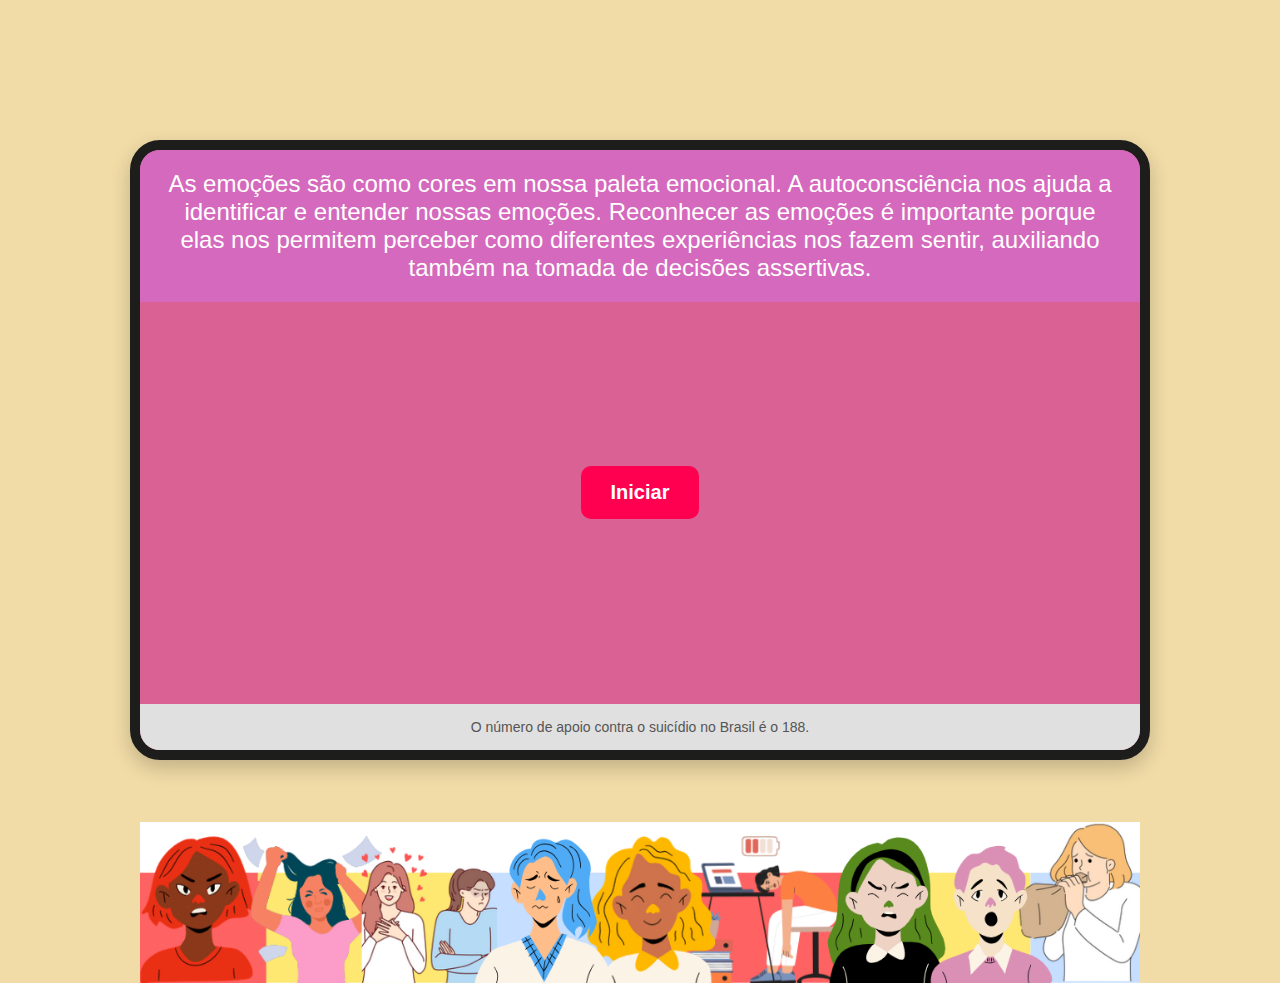
<file: index.html>
<!DOCTYPE html>
<html lang="pt-BR">
<head>
  <meta charset="UTF-8">
  <meta name="viewport" content="width=device-width, initial-scale=1.0">
  <title>Emoções</title>
<link rel="stylesheet" href="./style.css">
</head>
<body class="fundo-colorido">
  <div class="lousa">
    <div class="cabecalho">As emoções são como cores em nossa paleta emocional. A autoconsciência nos ajuda a identificar e entender nossas emoções.  Reconhecer as emoções é importante porque elas nos permitem perceber como diferentes experiências nos fazem sentir, auxiliando também na tomada de decisões assertivas. 
    </div>
    <div class="conteudo">
        <a href="./index2.html">
            <button class="botao-iniciar">Iniciar</button>
          </a>
    <div class="rodape">O número de apoio contra o suicídio no Brasil é o 188.</div>
  </div>
  <footer>
    <div class="imagem">
        <img src="./imagem.Emoções.png" alt="Imagem de rodapé" class="imagem">
      </div>
  </footer>
</body>
</html>
</file>
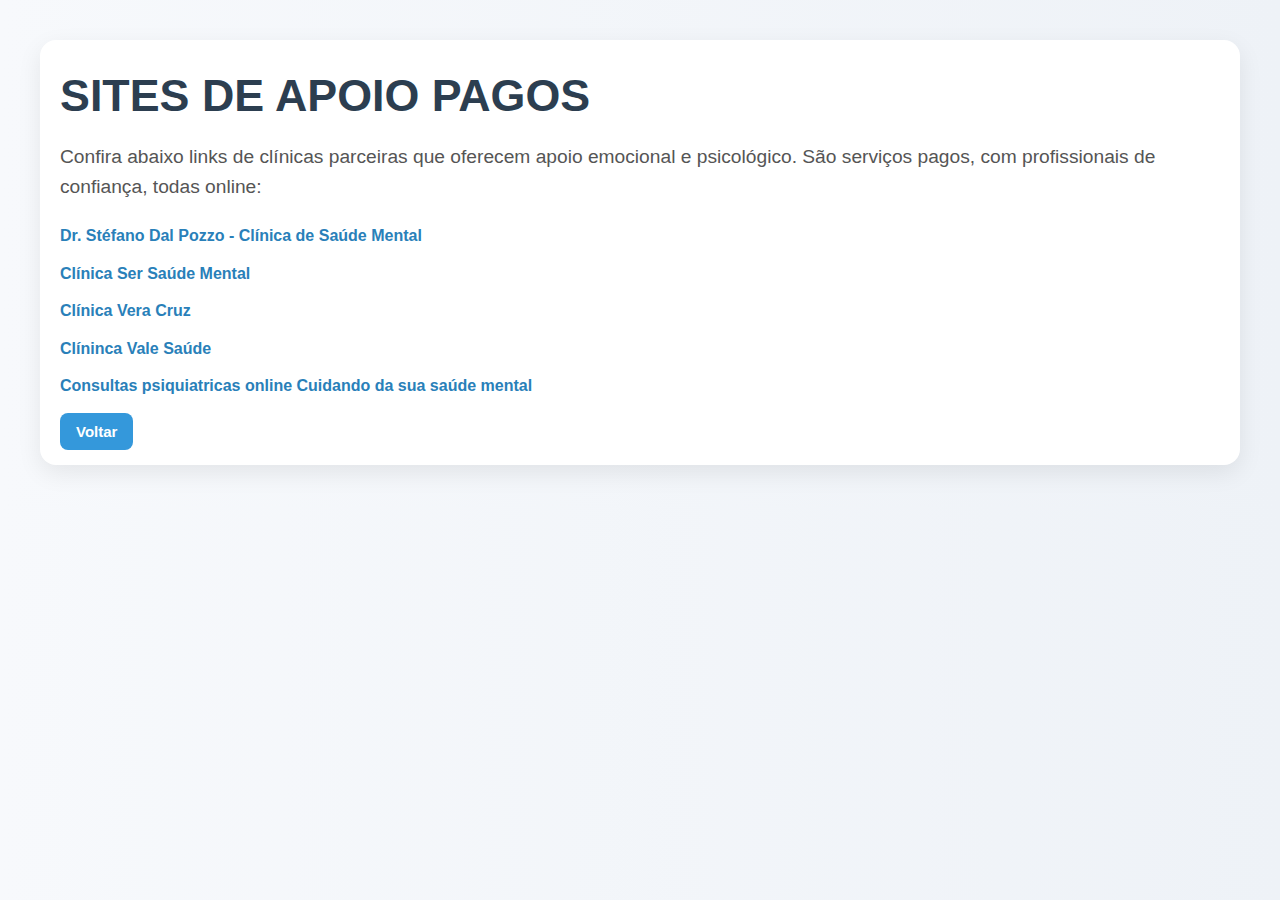
<file: apoio .html>
<!DOCTYPE html>
<html lang="pt-BR">

<head>
  <meta charset="UTF-8">
  <meta name="viewport" content="width=device-width, initial-scale=1.0">
  <title>Outros Sites de Apoio pagos</title>
  <link rel="stylesheet" href="./apoio.css">
</head>

<body>
  <div class="container">
    <div class="left">
      <h1>SITES DE APOIO PAGOS</h1>
      <p>Confira abaixo links de clínicas parceiras que oferecem apoio emocional e psicológico. São serviços pagos, com profissionais de confiança, todas online:</p>

      <ul class="link-list">
        <li><a href="https://www.distefanoclinic.com/" target="_blank">Dr. Stéfano Dal Pozzo - Clínica de Saúde Mental</a></li>
        <li><a href="https://sersaudemental.com.br/" target="_blank">Clínica Ser Saúde Mental</a></li>
        <li><a href="https://clinicaveracruz.com.br/transtornos" target="_blank">Clínica Vera Cruz</a></li>
        <li><a href="https://www.valesaude.com.br/campanhas/psiquiatria/" target="_blank">Clíninca Vale Saúde</a></li>
        <li><a href="https://consultapsiquiatraonline.com.br/" target="_blank">Consultas psiquiatricas online Cuidando da sua saúde mental</a></li>
      </ul>

      <a href="./index2.html" class="botao-info">Voltar</a>
    </div>
  </div>
</body>

</html>
</file>
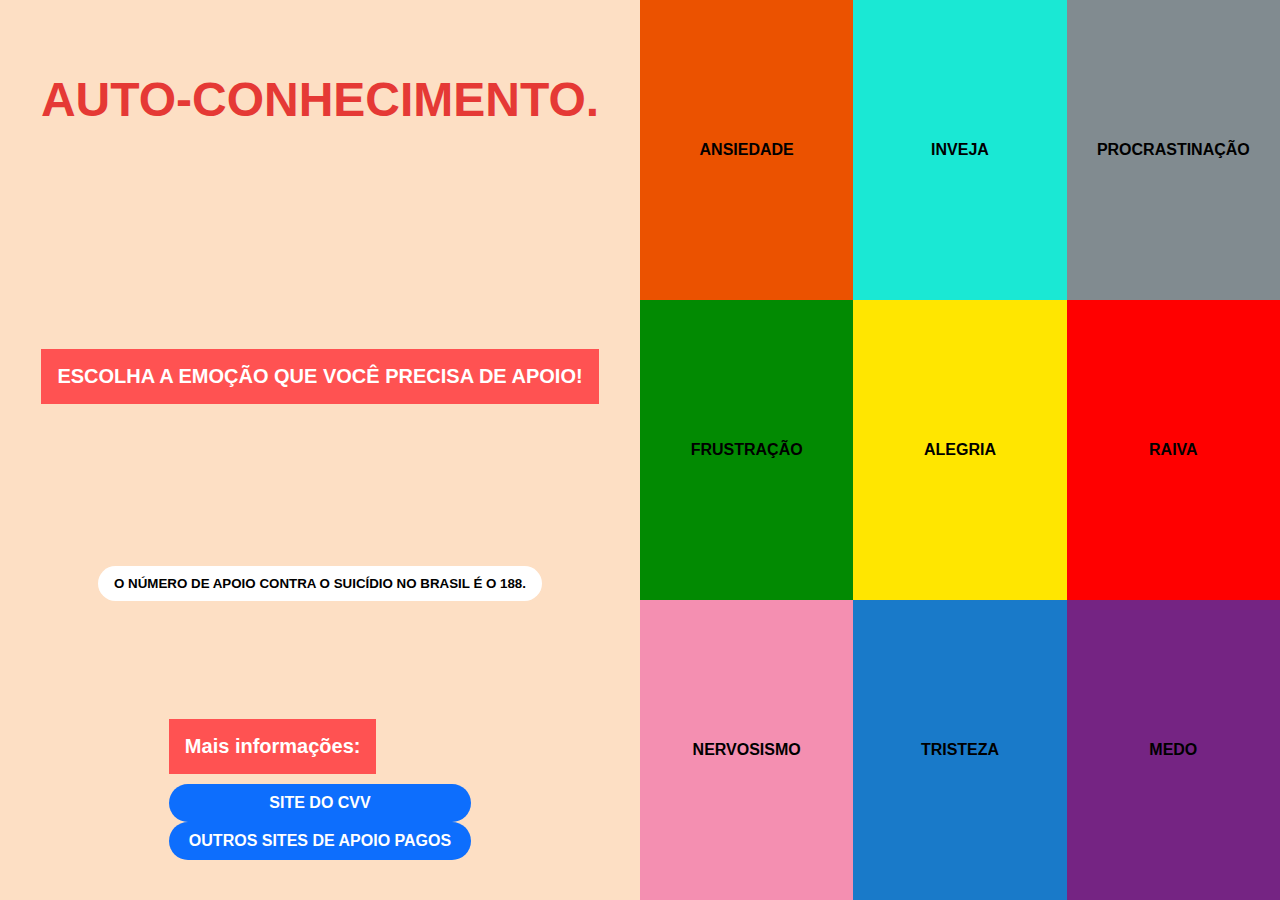
<file: index2.html>
<!DOCTYPE html>
<html lang="pt-BR">

<head>
  <meta charset="UTF-8">
  <meta name="viewport" content="width=device-width, initial-scale=1.0">
  <title>Auto-conhecimento</title>
  <link rel="stylesheet" href="./style2.css">
</head>

<body>
  <div class="container">
    <div class="left">
      <h1>AUTO-CONHECIMENTO.</h1>
      <p>ESCOLHA A EMOÇÃO QUE VOCÊ PRECISA DE APOIO!</p>
      <small>O NÚMERO DE APOIO CONTRA O SUICÍDIO NO BRASIL É O 188.</small>

      <div class="info-extra">
        <p>Mais informações:</p>
        <a href="https://www.cvv.org.br" target="_blank" class="botao-info">SITE DO CVV</a>
        <a href="./apoio .html" class="botao-info">OUTROS SITES DE APOIO PAGOS</a>
      </div>
    </div>

    <div class="right">
      <a href="./ansie/ansiedade.html" class="emotion ansiedade">ANSIEDADE</a>
      <a href="./inve/inveja.html" class="emotion inveja">INVEJA</a>
      <a href="./procas/procastinacao.html" class="emotion procrastinacao">PROCRASTINAÇÃO</a>
      <a href="./frust/frustacao.html" class="emotion frustracao">FRUSTRAÇÃO</a>
      <a href="./aleg/alegria.html" class="emotion alegria">ALEGRIA</a>
      <a href="./rai/raiva.html" class="emotion raiva">RAIVA</a>
      <a href="./nervo/nervosismo.html" class="emotion nervosismo">NERVOSISMO</a>
      <a href="./tris/tristeza.html" class="emotion tristeza">TRISTEZA</a>
      <a href="./med/medo.html" class="emotion medo">MEDO</a>
    </div>
  </div>
</body>

</html>
</file>
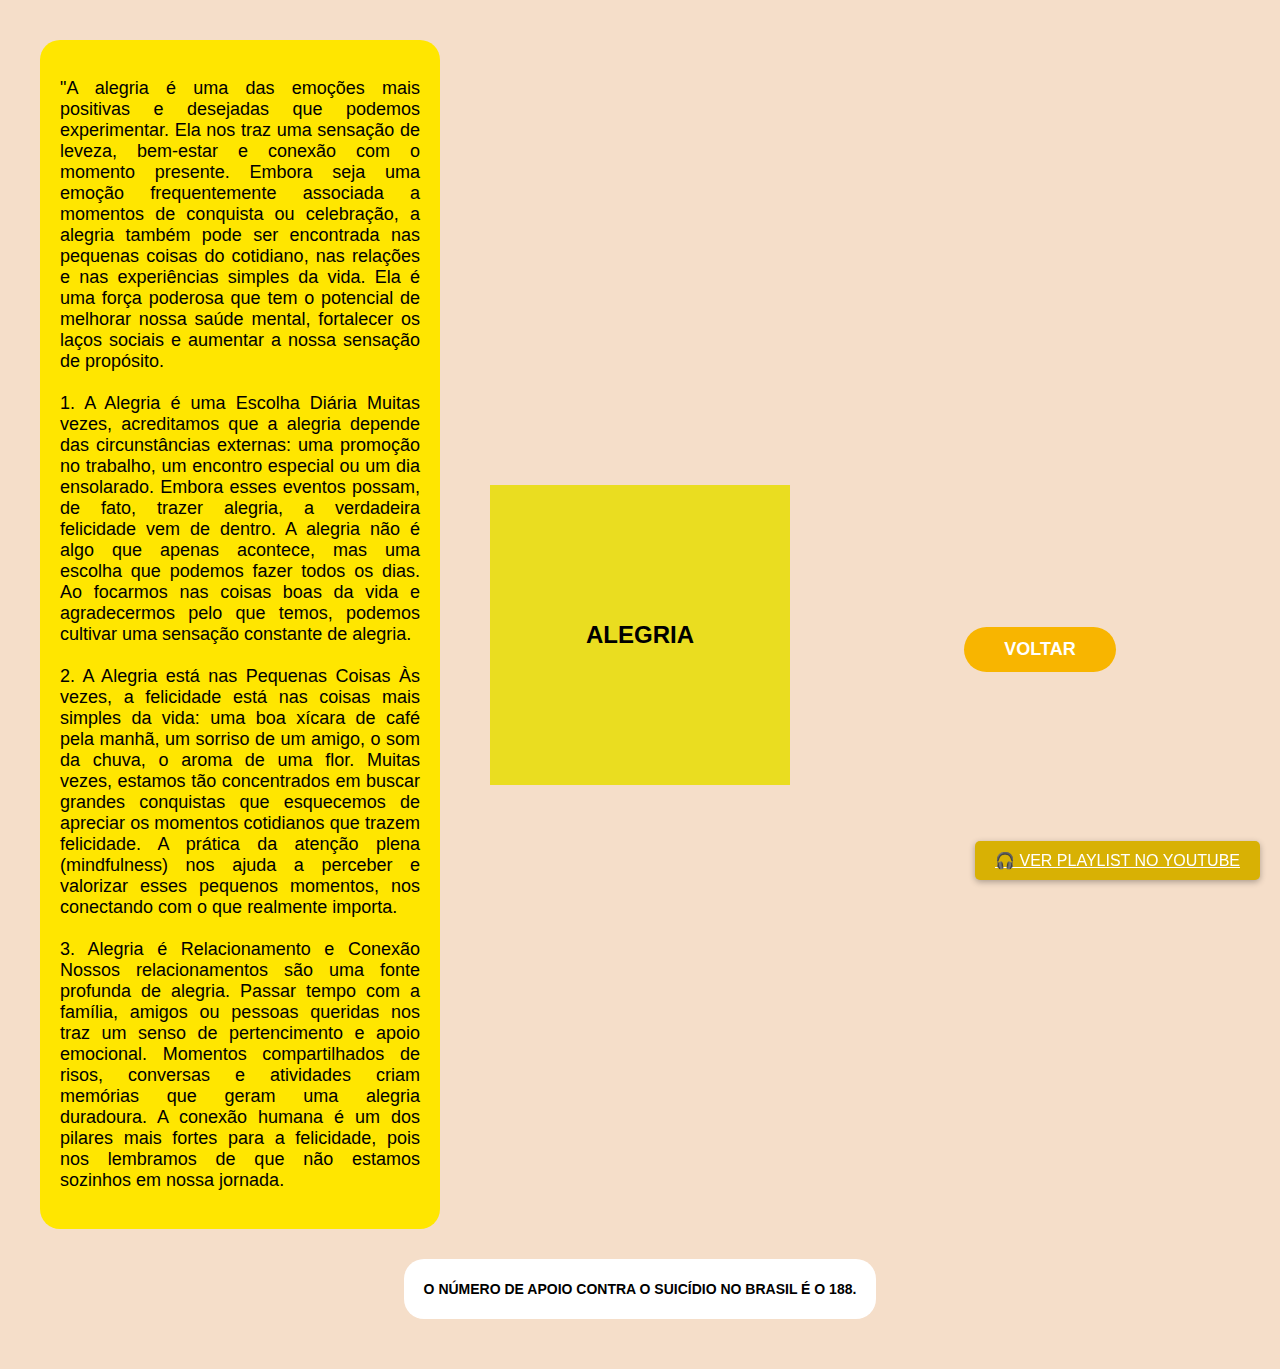
<file: aleg/alegria.html>
<!DOCTYPE html>
<html lang="pt-BR">

<head>
    <meta charset="UTF-8">
    <meta name="viewport" content="width=device-width, initial-scale=1.0">
    <title>Alegria</title>
    <link rel="stylesheet" href="./alegria.css">
</head>

<body>

    <div class="container">
        <div class="mensagem">
            <p>
                "A alegria é uma das emoções mais positivas e desejadas que podemos experimentar. Ela nos traz uma
                sensação de leveza, bem-estar e conexão com o momento presente. Embora seja uma emoção frequentemente
                associada a momentos de conquista ou celebração, a alegria também pode ser encontrada nas pequenas
                coisas do cotidiano, nas relações e nas experiências simples da vida. Ela é uma força poderosa que tem o
                potencial de melhorar nossa saúde mental, fortalecer os laços sociais e aumentar a nossa sensação de
                propósito.

                <br><br>
                1. A Alegria é uma Escolha Diária
                Muitas vezes, acreditamos que a alegria depende das circunstâncias externas: uma promoção no trabalho,
                um encontro especial ou um dia ensolarado. Embora esses eventos possam, de fato, trazer alegria, a
                verdadeira felicidade vem de dentro. A alegria não é algo que apenas acontece, mas uma escolha que
                podemos fazer todos os dias. Ao focarmos nas coisas boas da vida e agradecermos pelo que temos, podemos
                cultivar uma sensação constante de alegria.

                <br><br>
                2. A Alegria está nas Pequenas Coisas
                Às vezes, a felicidade está nas coisas mais simples da vida: uma boa xícara de café pela manhã, um
                sorriso de um amigo, o som da chuva, o aroma de uma flor. Muitas vezes, estamos tão concentrados em
                buscar grandes conquistas que esquecemos de apreciar os momentos cotidianos que trazem felicidade. A
                prática da atenção plena (mindfulness) nos ajuda a perceber e valorizar esses pequenos momentos, nos
                conectando com o que realmente importa.


                <br><br>
                3. Alegria é Relacionamento e Conexão
                Nossos relacionamentos são uma fonte profunda de alegria. Passar tempo com a família, amigos ou pessoas
                queridas nos traz um senso de pertencimento e apoio emocional. Momentos compartilhados de risos,
                conversas e atividades criam memórias que geram uma alegria duradoura. A conexão humana é um dos pilares
                mais fortes para a felicidade, pois nos lembramos de que não estamos sozinhos em nossa jornada.
        </div>

        <div class="imagem-caixa">
            <p class="titulo-alegria">ALEGRIA</p>
        </div>

        <div class="botoes-direita">
            <a href="../index2.html" class="botao-voltar">VOLTAR</a>
            <a href="https://www.youtube.com/playlist?list=PLexemplo123456" target="_blank" class="botao-playlist">🎧 VER PLAYLIST NO YOUTUBE</a>
          </div>
      

        <div class="apoio">
            <p>O NÚMERO DE APOIO CONTRA O SUICÍDIO NO BRASIL É O 188.</p>
        </div>

    </div>

</body>

</html>
</file>
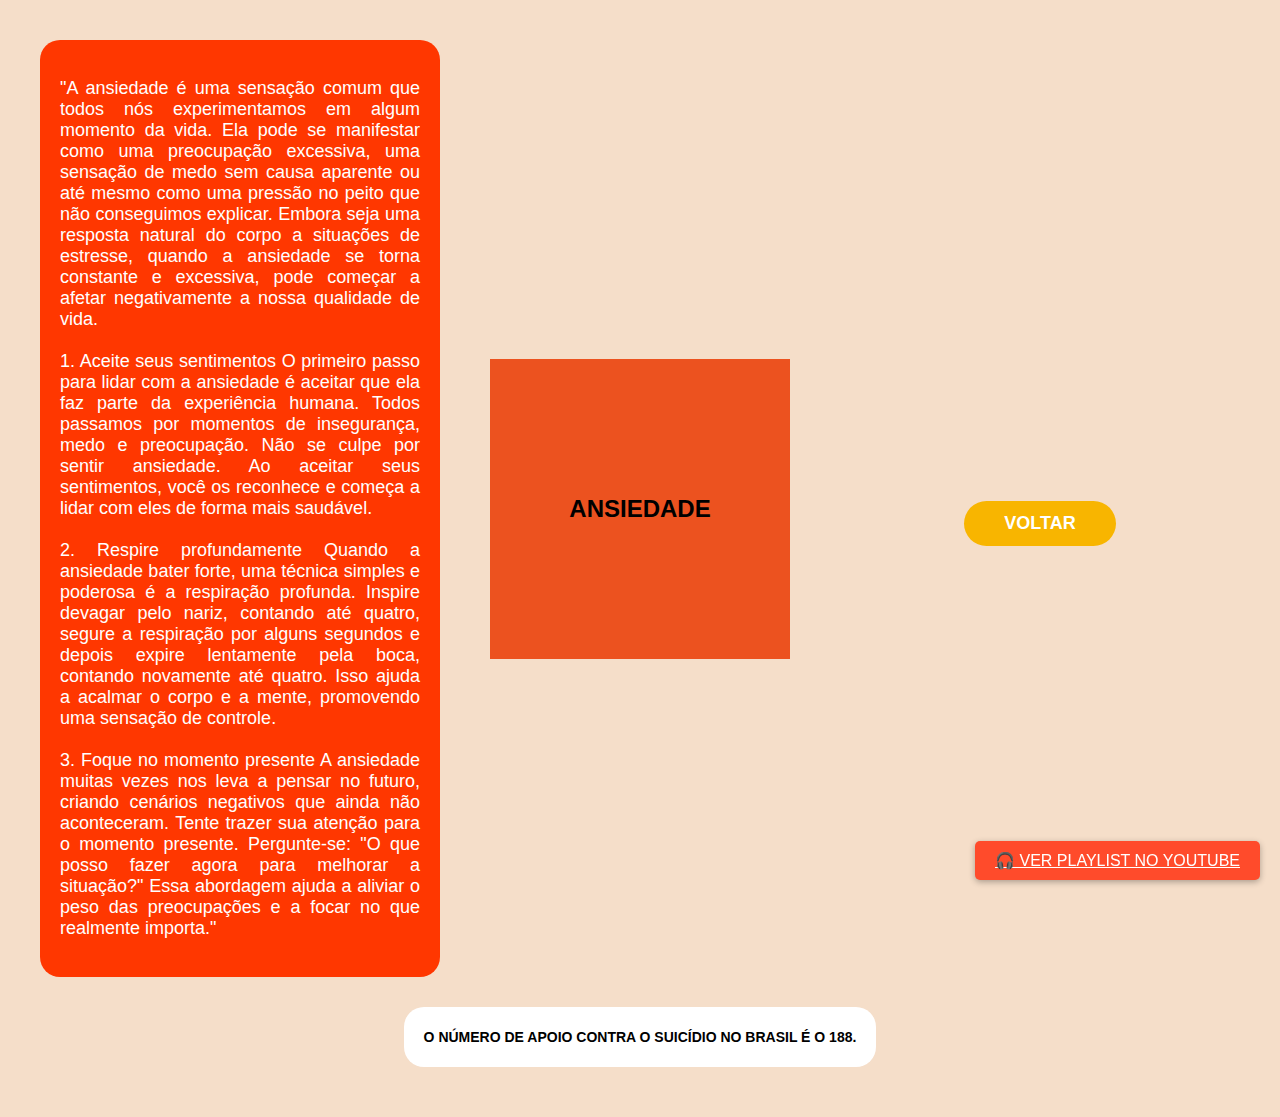
<file: ansie/ansiedade.html>
<!DOCTYPE html>
<html lang="pt-BR">

<head>
  <meta charset="UTF-8">
  <meta name="viewport" content="width=device-width, initial-scale=1.0">
  <title>Ansiedade</title>
  <link rel="stylesheet" href="./ansiedade.css">
</head>

<body>

  <div class="container">
    <div class="mensagem">
      <p>
        "A ansiedade é uma sensação comum que todos nós experimentamos em algum momento da vida. Ela pode se manifestar
        como uma preocupação excessiva, uma sensação de medo sem causa aparente ou até mesmo como uma pressão no peito
        que não conseguimos explicar. Embora seja uma resposta natural do corpo a situações de estresse, quando a
        ansiedade se torna constante e excessiva, pode começar a afetar negativamente a nossa qualidade de vida.
        <br><br>
        1. Aceite seus sentimentos O primeiro passo para lidar com a ansiedade é aceitar que ela faz parte da
        experiência humana. Todos passamos por momentos de insegurança, medo e preocupação. Não se culpe por sentir
        ansiedade. Ao aceitar seus sentimentos, você os reconhece e começa a lidar com eles de forma mais saudável.
        <br><br>
        2. Respire profundamente Quando a ansiedade bater forte, uma técnica simples e poderosa é a respiração profunda.
        Inspire devagar pelo nariz, contando até quatro, segure a respiração por alguns segundos e depois expire
        lentamente pela boca, contando novamente até quatro. Isso ajuda a acalmar o corpo e a mente, promovendo uma
        sensação de controle. <br><br>
        3. Foque no momento presente A ansiedade muitas vezes nos leva a pensar no futuro, criando cenários negativos
        que ainda não aconteceram. Tente trazer sua atenção para o momento presente. Pergunte-se: "O que posso fazer
        agora para melhorar a situação?" Essa abordagem ajuda a aliviar o peso das preocupações e a focar no que
        realmente importa."
      </p>
    </div>

    <div class="imagem-caixa">
      <p class="titulo-ansiedade">ANSIEDADE</p>
    </div>

    <div class="botoes-direita">
      <a href="../index2.html" class="botao-voltar">VOLTAR</a>
      <a href="https://www.youtube.com/playlist?list=PLexemplo123456" target="_blank" class="botao-playlist">🎧 VER PLAYLIST NO YOUTUBE</a>
    </div>

    <div class="apoio">
      <p>O NÚMERO DE APOIO CONTRA O SUICÍDIO NO BRASIL É O 188.</p>
    </div>
  </div>

</body>

</html>
</file>
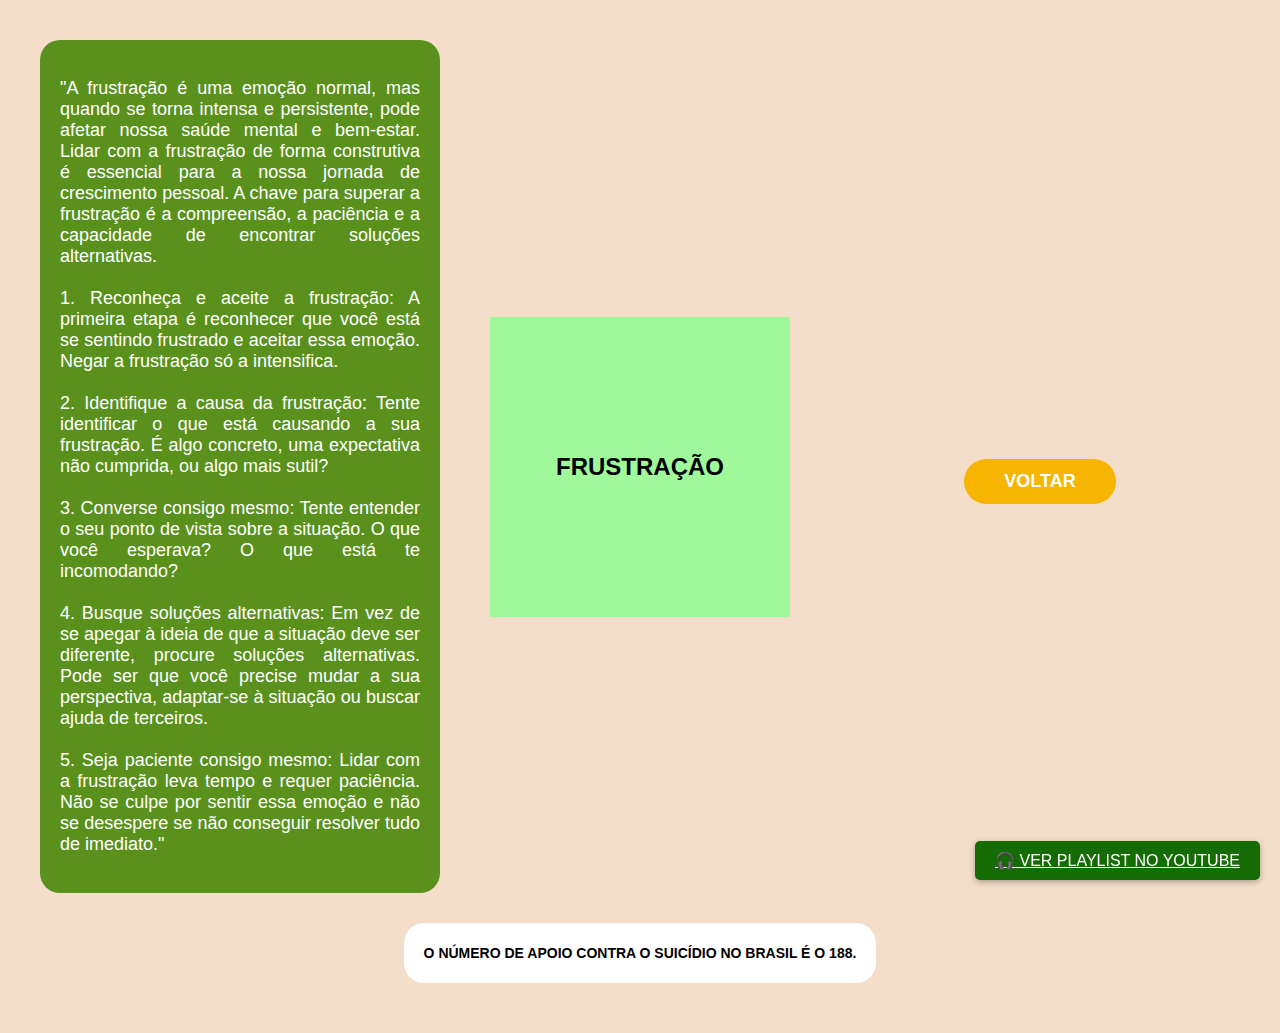
<file: frust/frustacao.html>
<!DOCTYPE html>
<html lang="pt-BR">

<head>
  <meta charset="UTF-8">
  <meta name="viewport" content="width=device-width, initial-scale=1.0">
  <title>Frustração</title>
  <link rel="stylesheet" href="./frustacao.css">
</head>

<body>

  <div class="container">
    <div class="mensagem">
      <p>
        "A frustração é uma emoção normal, mas quando se torna intensa e persistente, pode afetar nossa saúde mental e
        bem-estar.
        Lidar com a frustração de forma construtiva é essencial para a nossa jornada de crescimento pessoal.
        A chave para superar a frustração é a compreensão, a paciência e a capacidade de encontrar soluções
        alternativas.
        <br><br>
        1. Reconheça e aceite a frustração: A primeira etapa é reconhecer que você está se sentindo frustrado e aceitar
        essa emoção. Negar a frustração só a intensifica.
        <br><br>
        2. Identifique a causa da frustração: Tente identificar o que está causando a sua frustração. É algo concreto,
        uma expectativa não cumprida, ou algo mais sutil?
        <br><br>
        3. Converse consigo mesmo: Tente entender o seu ponto de vista sobre a situação. O que você esperava? O que está
        te incomodando?
        <br><br>
        4. Busque soluções alternativas: Em vez de se apegar à ideia de que a situação deve ser diferente, procure
        soluções alternativas.
        Pode ser que você precise mudar a sua perspectiva, adaptar-se à situação ou buscar ajuda de terceiros.
        <br><br>
        5. Seja paciente consigo mesmo: Lidar com a frustração leva tempo e requer paciência.
        Não se culpe por sentir essa emoção e não se desespere se não conseguir resolver tudo de imediato."
      </p>
    </div>

    <div class="imagem-caixa">
      <p class="titulo-frustracao">FRUSTRAÇÃO</p>
    </div>

     <div class="botoes-direita">
      <a href="../index2.html" class="botao-voltar">VOLTAR</a>
      <a href="https://www.youtube.com/playlist?list=PLexemplo123456" target="_blank" class="botao-playlist">🎧 VER PLAYLIST NO YOUTUBE</a>
    </div>

    <div class="apoio">
      <p>O NÚMERO DE APOIO CONTRA O SUICÍDIO NO BRASIL É O 188.</p>
    </div>

  </div>

</body>

</html>
</file>
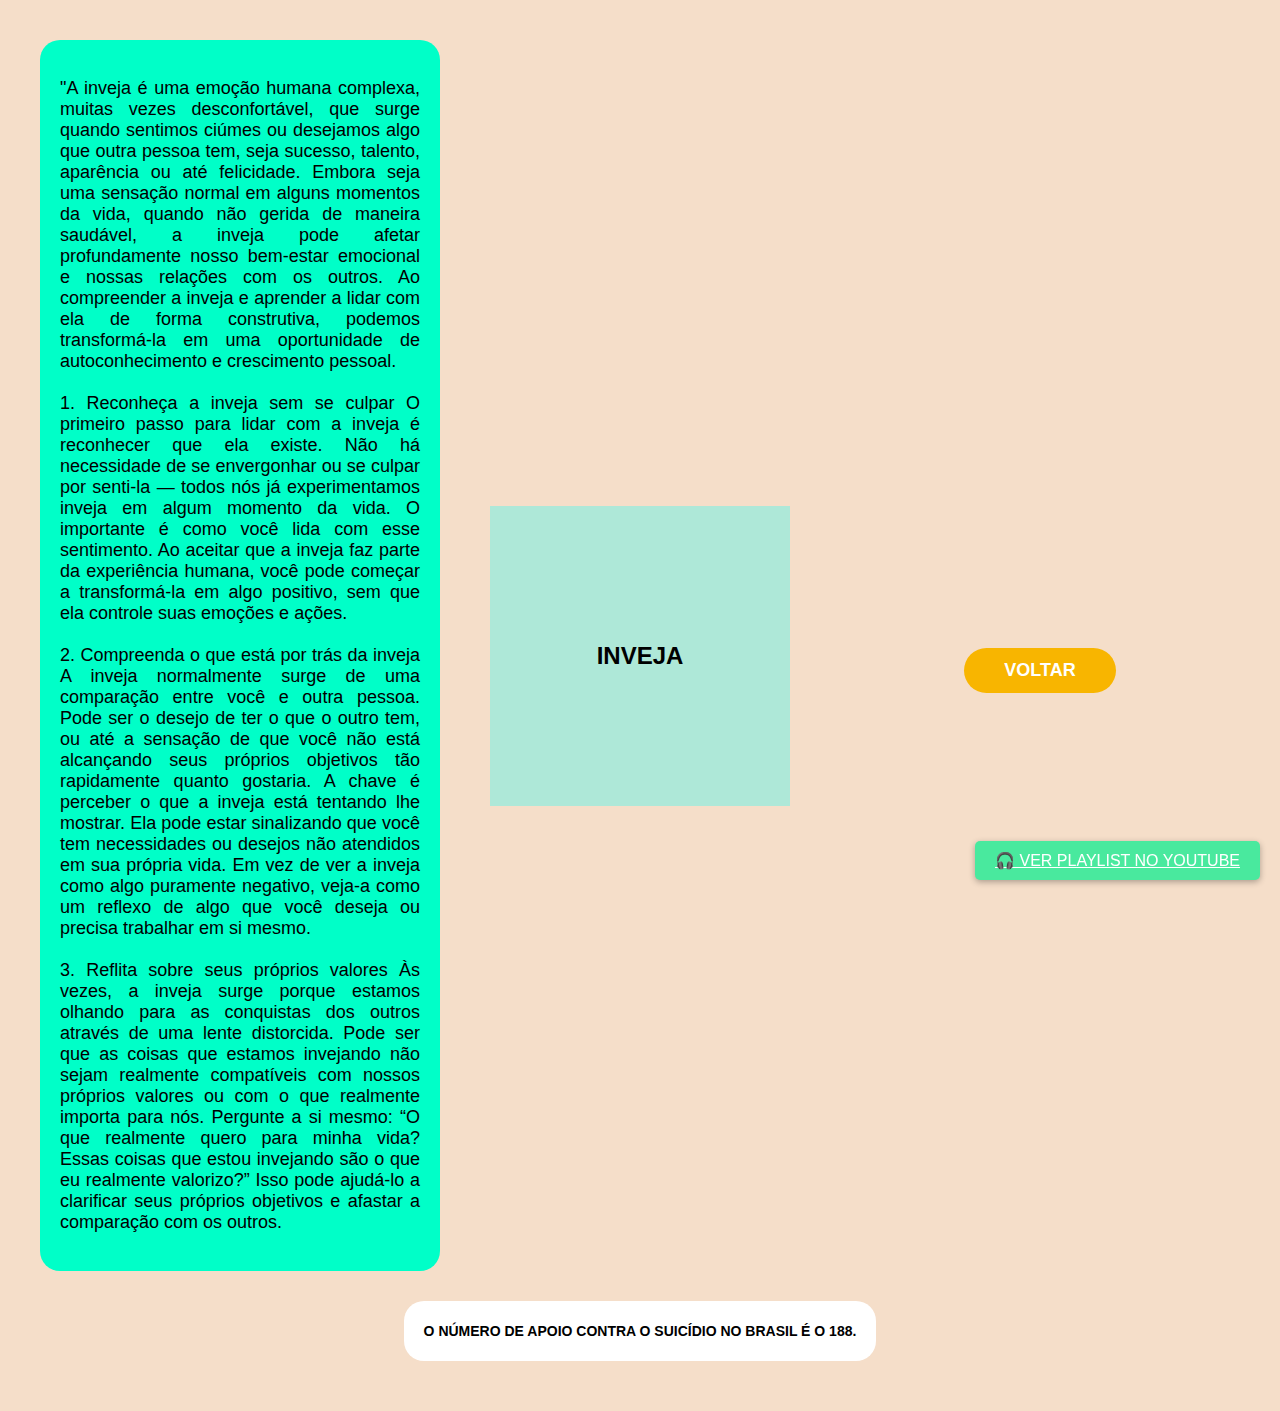
<file: inve/inveja.html>
<!DOCTYPE html>
<html lang="pt-BR">

<head>
    <meta charset="UTF-8">
    <meta name="viewport" content="width=device-width, initial-scale=1.0">
    <title>Inveja</title>
    <link rel="stylesheet" href="./inveja.css">
</head>

<body>

    <div class="container">
        <div class="mensagem">
            <p>
                "A inveja é uma emoção humana complexa, muitas vezes desconfortável, que surge quando sentimos ciúmes ou
                desejamos algo que outra pessoa tem, seja sucesso, talento, aparência ou até felicidade. Embora seja uma
                sensação normal em alguns momentos da vida, quando não gerida de maneira saudável, a inveja pode afetar
                profundamente nosso bem-estar emocional e nossas relações com os outros. Ao compreender a inveja e
                aprender a lidar com ela de forma construtiva, podemos transformá-la em uma oportunidade de
                autoconhecimento e crescimento pessoal.
                <br><br>
                1. Reconheça a inveja sem se culpar
                O primeiro passo para lidar com a inveja é reconhecer que ela existe. Não há necessidade de se
                envergonhar ou se culpar por senti-la — todos nós já experimentamos inveja em algum momento da vida. O
                importante é como você lida com esse sentimento. Ao aceitar que a inveja faz parte da experiência
                humana, você pode começar a transformá-la em algo positivo, sem que ela controle suas emoções e ações.

                <br><br>
                2. Compreenda o que está por trás da inveja
                A inveja normalmente surge de uma comparação entre você e outra pessoa. Pode ser o desejo de ter o que o
                outro tem, ou até a sensação de que você não está alcançando seus próprios objetivos tão rapidamente
                quanto gostaria. A chave é perceber o que a inveja está tentando lhe mostrar. Ela pode estar sinalizando
                que você tem necessidades ou desejos não atendidos em sua própria vida. Em vez de ver a inveja como algo
                puramente negativo, veja-a como um reflexo de algo que você deseja ou precisa trabalhar em si mesmo.

                <br><br>
                3. Reflita sobre seus próprios valores
                Às vezes, a inveja surge porque estamos olhando para as conquistas dos outros através de uma lente
                distorcida. Pode ser que as coisas que estamos invejando não sejam realmente compatíveis com nossos
                próprios valores ou com o que realmente importa para nós. Pergunte a si mesmo: “O que realmente quero
                para minha vida? Essas coisas que estou invejando são o que eu realmente valorizo?” Isso pode ajudá-lo a
                clarificar seus próprios objetivos e afastar a comparação com os outros.

        </div>

        <div class="imagem-caixa">
            <p class="titulo-inveja">INVEJA</p>
        </div>

        <div class="botoes-direita">
            <a href="../index2.html" class="botao-voltar">VOLTAR</a>
            <a href="https://www.youtube.com/playlist?list=PLexemplo123456" target="_blank" class="botao-playlist">🎧 VER PLAYLIST NO YOUTUBE</a>
          </div>

        <div class="apoio">
            <p>O NÚMERO DE APOIO CONTRA O SUICÍDIO NO BRASIL É O 188.</p>
        </div>

    </div>

</body>

</html>
</file>
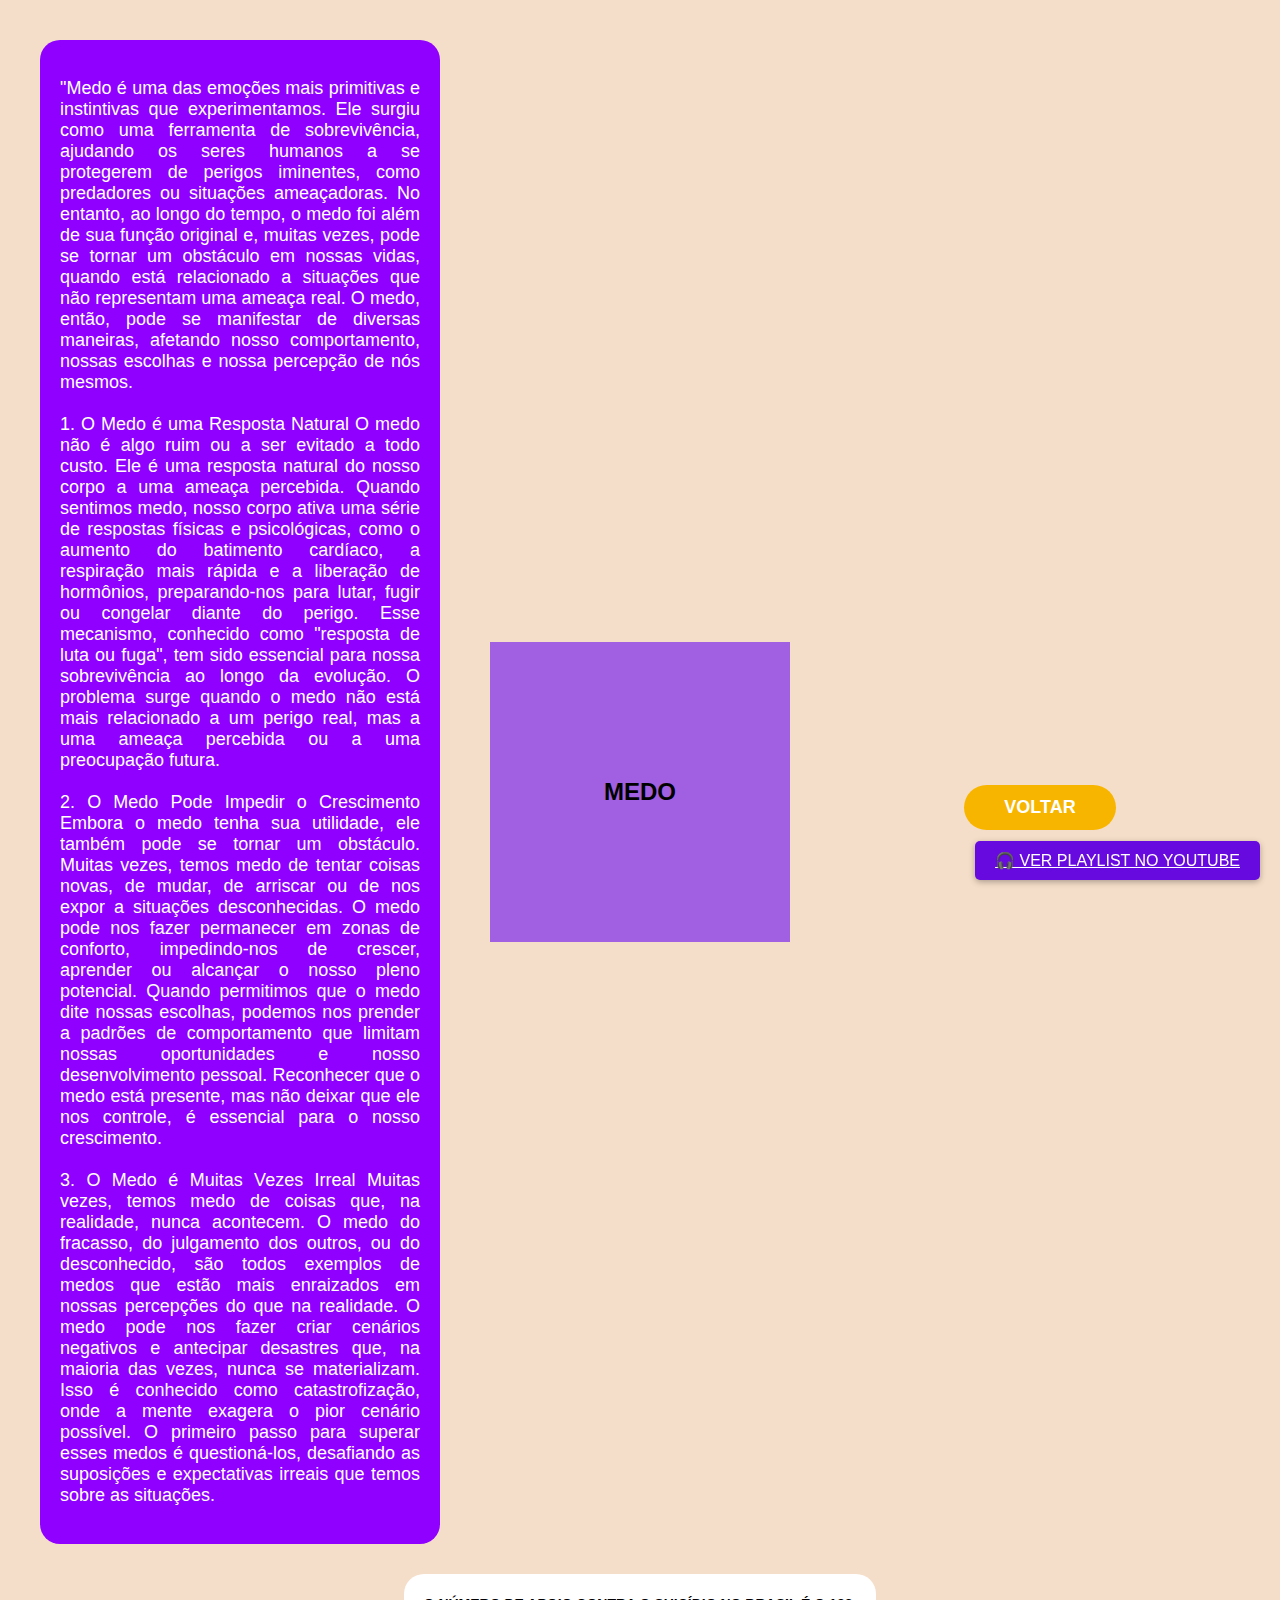
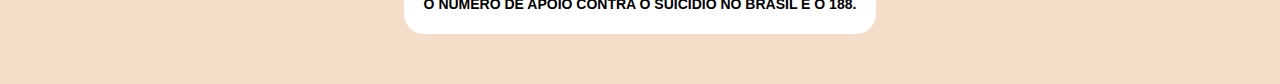
<file: med/medo.html>
<!DOCTYPE html>
<html lang="pt-BR">

<head>
    <meta charset="UTF-8">
    <meta name="viewport" content="width=device-width, initial-scale=1.0">
    <title>Medo</title>
    <link rel="stylesheet" href="./medo.css">
</head>

<body>

    <div class="container">
        <div class="mensagem">
            <p>
                "Medo é uma das emoções mais primitivas e instintivas que experimentamos. Ele surgiu como uma ferramenta
                de sobrevivência, ajudando os seres humanos a se protegerem de perigos iminentes, como predadores ou
                situações ameaçadoras. No entanto, ao longo do tempo, o medo foi além de sua função original e, muitas
                vezes, pode se tornar um obstáculo em nossas vidas, quando está relacionado a situações que não
                representam uma ameaça real. O medo, então, pode se manifestar de diversas maneiras, afetando nosso
                comportamento, nossas escolhas e nossa percepção de nós mesmos.

                <br><br>
                1. O Medo é uma Resposta Natural
                O medo não é algo ruim ou a ser evitado a todo custo. Ele é uma resposta natural do nosso corpo a uma
                ameaça percebida. Quando sentimos medo, nosso corpo ativa uma série de respostas físicas e psicológicas,
                como o aumento do batimento cardíaco, a respiração mais rápida e a liberação de hormônios,
                preparando-nos para lutar, fugir ou congelar diante do perigo. Esse mecanismo, conhecido como "resposta
                de luta ou fuga", tem sido essencial para nossa sobrevivência ao longo da evolução. O problema surge
                quando o medo não está mais relacionado a um perigo real, mas a uma ameaça percebida ou a uma
                preocupação futura.


                <br><br>
                2. O Medo Pode Impedir o Crescimento
                Embora o medo tenha sua utilidade, ele também pode se tornar um obstáculo. Muitas vezes, temos medo de
                tentar coisas novas, de mudar, de arriscar ou de nos expor a situações desconhecidas. O medo pode nos
                fazer permanecer em zonas de conforto, impedindo-nos de crescer, aprender ou alcançar o nosso pleno
                potencial. Quando permitimos que o medo dite nossas escolhas, podemos nos prender a padrões de
                comportamento que limitam nossas oportunidades e nosso desenvolvimento pessoal. Reconhecer que o medo
                está presente, mas não deixar que ele nos controle, é essencial para o nosso crescimento.

                <br><br>
                3. O Medo é Muitas Vezes Irreal
                Muitas vezes, temos medo de coisas que, na realidade, nunca acontecem. O medo do fracasso, do julgamento
                dos outros, ou do desconhecido, são todos exemplos de medos que estão mais enraizados em nossas
                percepções do que na realidade. O medo pode nos fazer criar cenários negativos e antecipar desastres
                que, na maioria das vezes, nunca se materializam. Isso é conhecido como catastrofização, onde a mente
                exagera o pior cenário possível. O primeiro passo para superar esses medos é questioná-los, desafiando
                as suposições e expectativas irreais que temos sobre as situações.
        </div>

        <div class="imagem-caixa">
            <p class="titulo-medo">MEDO</p>
        </div>

        <div class="botoes-direita">
            <a href="../index2.html" class="botao-voltar">VOLTAR</a>
            <a href="https://www.youtube.com/playlist?list=PLexemplo123456" target="_blank" class="botao-playlist">🎧 VER PLAYLIST NO YOUTUBE</a>
          </div>

        <div class="apoio">
            <p>O NÚMERO DE APOIO CONTRA O SUICÍDIO NO BRASIL É O 188.</p>
        </div>

    </div>

</body>

</html>
</file>
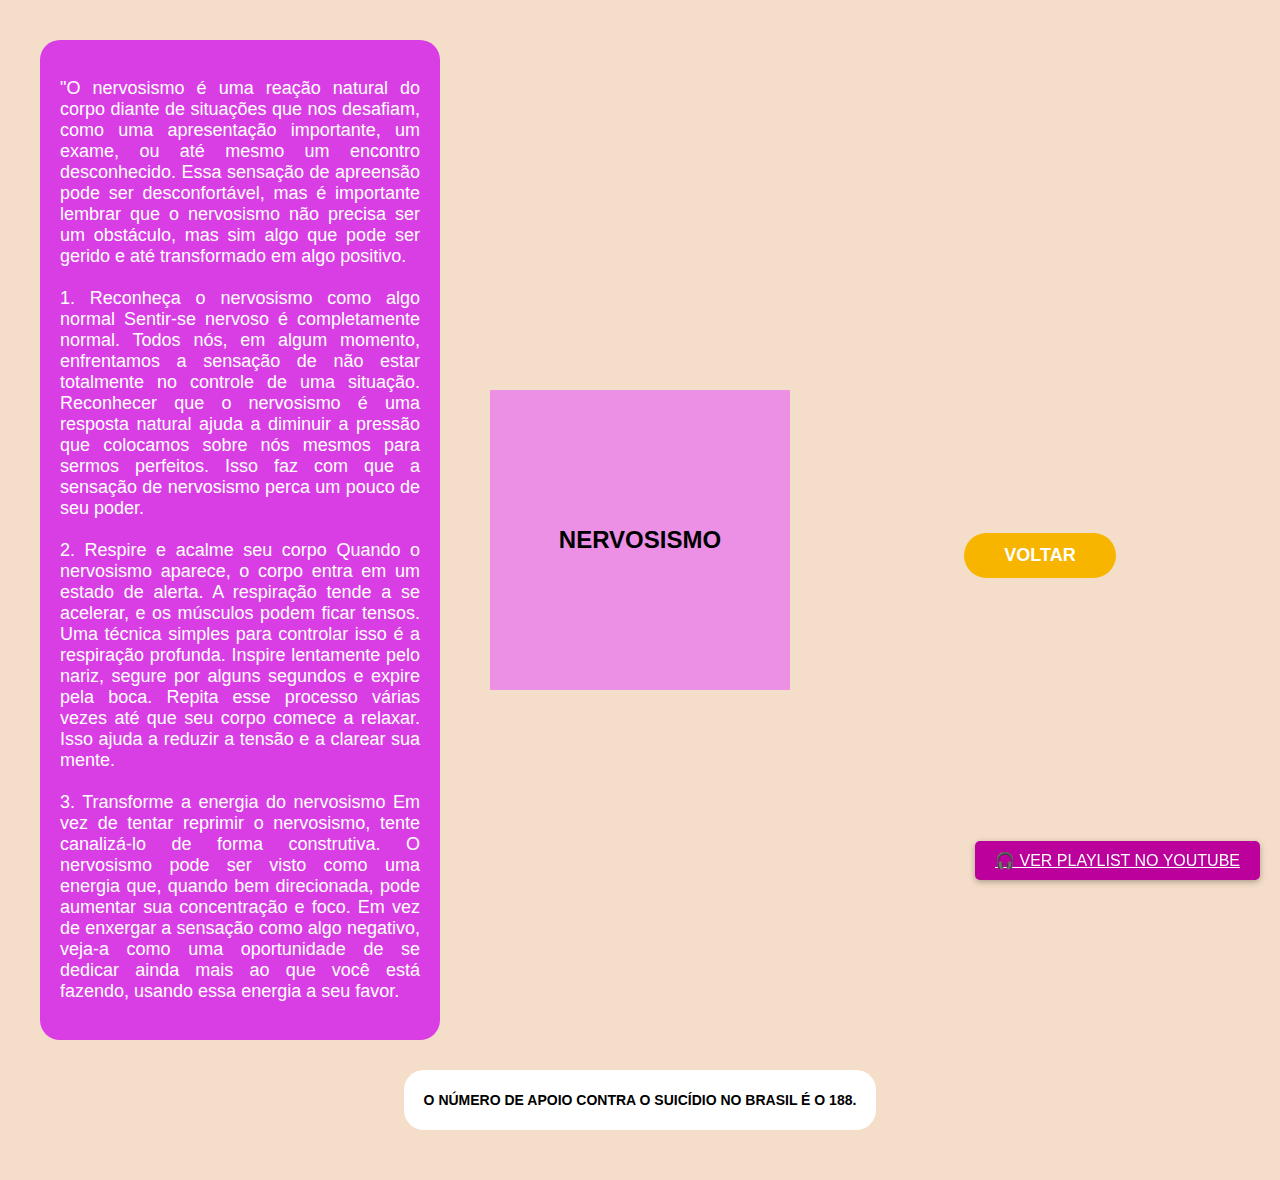
<file: nervo/nervosismo.html>
<!DOCTYPE html>
<html lang="pt-BR">

<head>
  <meta charset="UTF-8">
  <meta name="viewport" content="width=device-width, initial-scale=1.0">
  <title>Nervosismo</title>
  <link rel="stylesheet" href="./nervosismo.css">
</head>

<body>

  <div class="container">
    <div class="mensagem">
      <p>
        "O nervosismo é uma reação natural do corpo diante de situações que nos desafiam, como uma apresentação
        importante, um exame, ou até mesmo um encontro desconhecido. Essa sensação de apreensão pode ser desconfortável,
        mas é importante lembrar que o nervosismo não precisa ser um obstáculo, mas sim algo que pode ser gerido e até
        transformado em algo positivo.
        <br><br>
        1. Reconheça o nervosismo como algo normal Sentir-se nervoso é completamente normal. Todos nós, em algum momento,
        enfrentamos a sensação de não estar totalmente no controle de uma situação. Reconhecer que o nervosismo é uma
        resposta natural ajuda a diminuir a pressão que colocamos sobre nós mesmos para sermos perfeitos. Isso faz com
        que a sensação de nervosismo perca um pouco de seu poder. <br><br>
        2. Respire e acalme seu corpo Quando o nervosismo aparece, o corpo entra em um estado de alerta. A respiração
        tende a se acelerar, e os músculos podem ficar tensos. Uma técnica simples para controlar isso é a respiração
        profunda. Inspire lentamente pelo nariz, segure por alguns segundos e expire pela boca. Repita esse processo
        várias vezes até que seu corpo comece a relaxar. Isso ajuda a reduzir a tensão e a clarear sua mente.
        <br><br>
        3. Transforme a energia do nervosismo Em vez de tentar reprimir o nervosismo, tente canalizá-lo de forma
        construtiva. O nervosismo pode ser visto como uma energia que, quando bem direcionada, pode aumentar sua
        concentração e foco. Em vez de enxergar a sensação como algo negativo, veja-a como uma oportunidade de se
        dedicar ainda mais ao que você está fazendo, usando essa energia a seu favor.
      </p>
    </div>

    <div class="imagem-caixa">
      <p class="titulo-nervosismo">NERVOSISMO</p>
    </div>

    <div class="botoes-direita">
      <a href="../index2.html" class="botao-voltar">VOLTAR</a>
      <a href="https://www.youtube.com/playlist?list=PLexemplo123456" target="_blank" class="botao-playlist">🎧 VER PLAYLIST NO YOUTUBE</a>
    </div>
    <div class="apoio">
      <p>O NÚMERO DE APOIO CONTRA O SUICÍDIO NO BRASIL É O 188.</p>
    </div>

  </div>

</body>

</html>
</file>
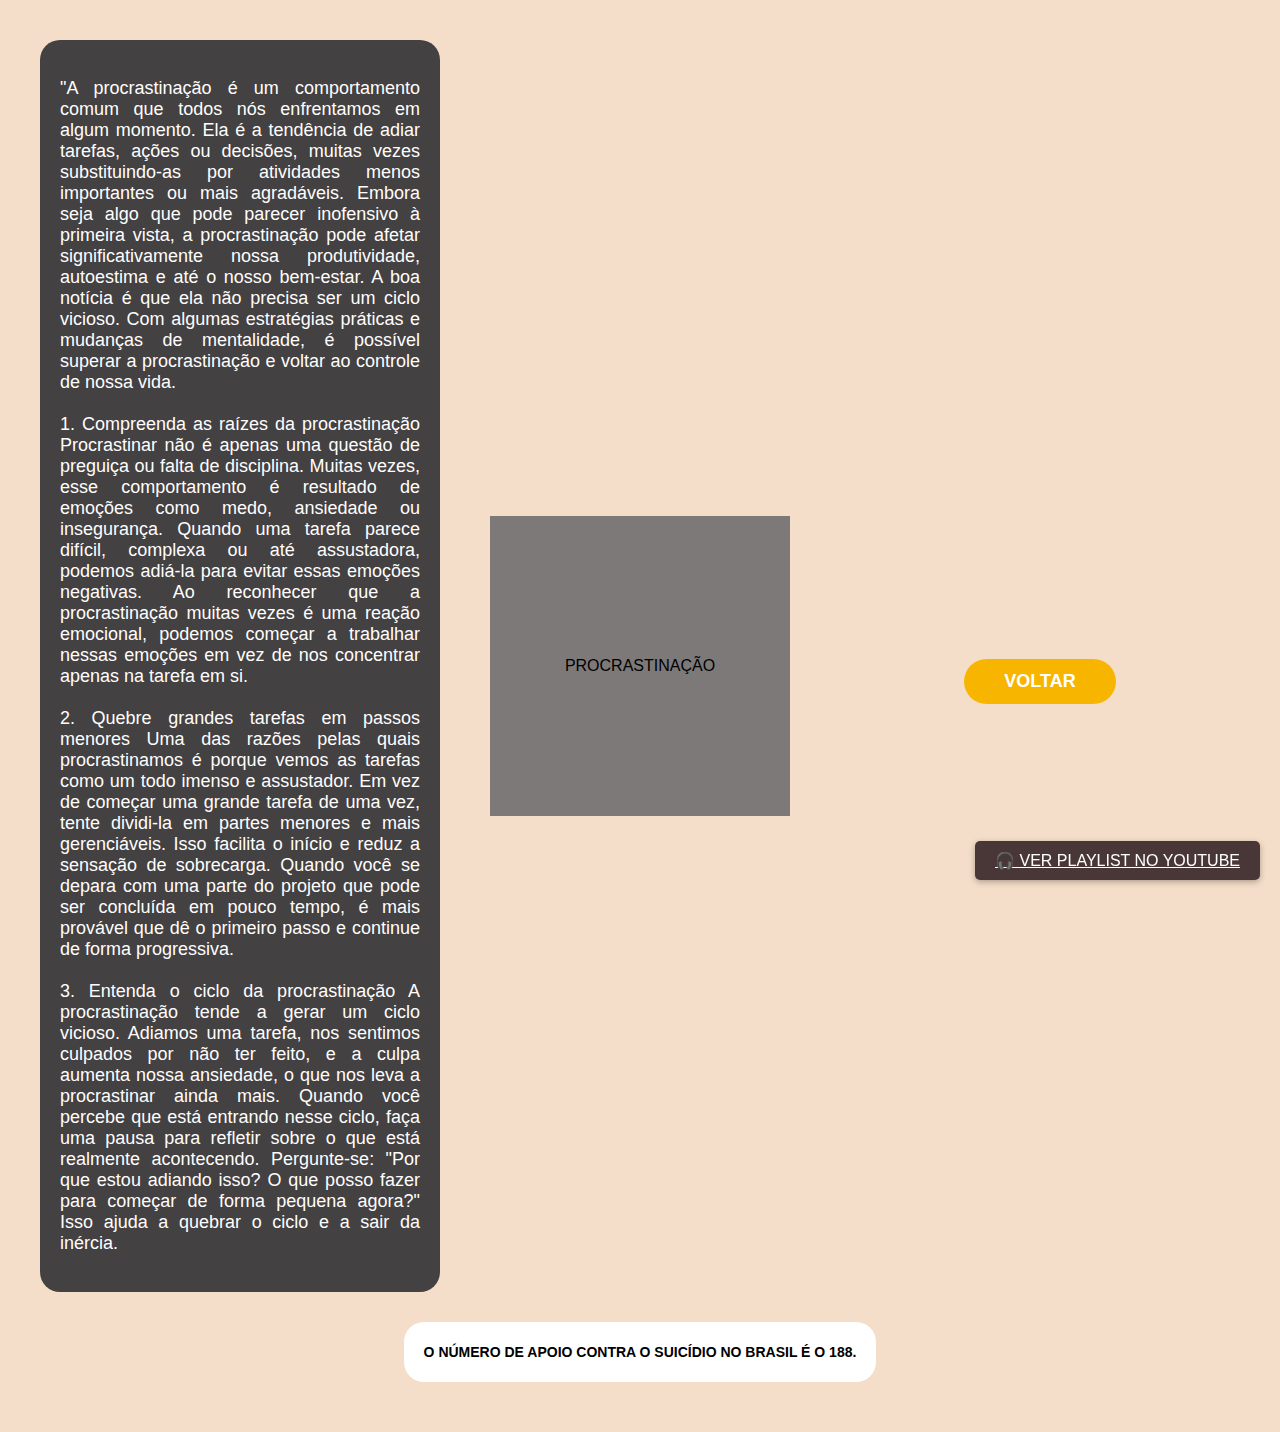
<file: procas/procastinacao.html>
<!DOCTYPE html>
<html lang="pt-BR">

<head>
    <meta charset="UTF-8">
    <meta name="viewport" content="width=device-width, initial-scale=1.0">
    <title>Procrastinação</title>
    <link rel="stylesheet" href="./procastinacao.css">
</head>

<body>

    <div class="container">
        <div class="mensagem">
            <p>
                "A procrastinação é um comportamento comum que todos nós enfrentamos em algum momento. Ela é a tendência
                de adiar tarefas, ações ou decisões, muitas vezes substituindo-as por atividades menos importantes ou
                mais agradáveis. Embora seja algo que pode parecer inofensivo à primeira vista, a procrastinação pode
                afetar significativamente nossa produtividade, autoestima e até o nosso bem-estar. A boa notícia é que
                ela não precisa ser um ciclo vicioso. Com algumas estratégias práticas e mudanças de mentalidade, é
                possível superar a procrastinação e voltar ao controle de nossa vida.
                <br><br>
                1. Compreenda as raízes da procrastinação
                Procrastinar não é apenas uma questão de preguiça ou falta de disciplina. Muitas vezes, esse
                comportamento é resultado de emoções como medo, ansiedade ou insegurança. Quando uma tarefa parece
                difícil, complexa ou até assustadora, podemos adiá-la para evitar essas emoções negativas. Ao reconhecer
                que a procrastinação muitas vezes é uma reação emocional, podemos começar a trabalhar nessas emoções em
                vez de nos concentrar apenas na tarefa em si.

                <br><br>
                2. Quebre grandes tarefas em passos menores
                Uma das razões pelas quais procrastinamos é porque vemos as tarefas como um todo imenso e assustador. Em
                vez de começar uma grande tarefa de uma vez, tente dividi-la em partes menores e mais gerenciáveis. Isso
                facilita o início e reduz a sensação de sobrecarga. Quando você se depara com uma parte do projeto que
                pode ser concluída em pouco tempo, é mais provável que dê o primeiro passo e continue de forma
                progressiva.


                <br><br>
                3. Entenda o ciclo da procrastinação
                A procrastinação tende a gerar um ciclo vicioso. Adiamos uma tarefa, nos sentimos culpados por não ter
                feito, e a culpa aumenta nossa ansiedade, o que nos leva a procrastinar ainda mais. Quando você percebe
                que está entrando nesse ciclo, faça uma pausa para refletir sobre o que está realmente acontecendo.
                Pergunte-se: "Por que estou adiando isso? O que posso fazer para começar de forma pequena agora?" Isso
                ajuda a quebrar o ciclo e a sair da inércia.

        </div>

        <div class="imagem-caixa">
            <p class="titulo-procrastinação">PROCRASTINAÇÃO</p>
        </div>

        <div class="botoes-direita">
            <a href="../index2.html" class="botao-voltar">VOLTAR</a>
            <a href="https://www.youtube.com/playlist?list=PLexemplo123456" target="_blank" class="botao-playlist">🎧 VER PLAYLIST NO YOUTUBE</a>
          </div>

        <div class="apoio">
            <p>O NÚMERO DE APOIO CONTRA O SUICÍDIO NO BRASIL É O 188.</p>
        </div>

    </div>

</body>

</html>
</file>
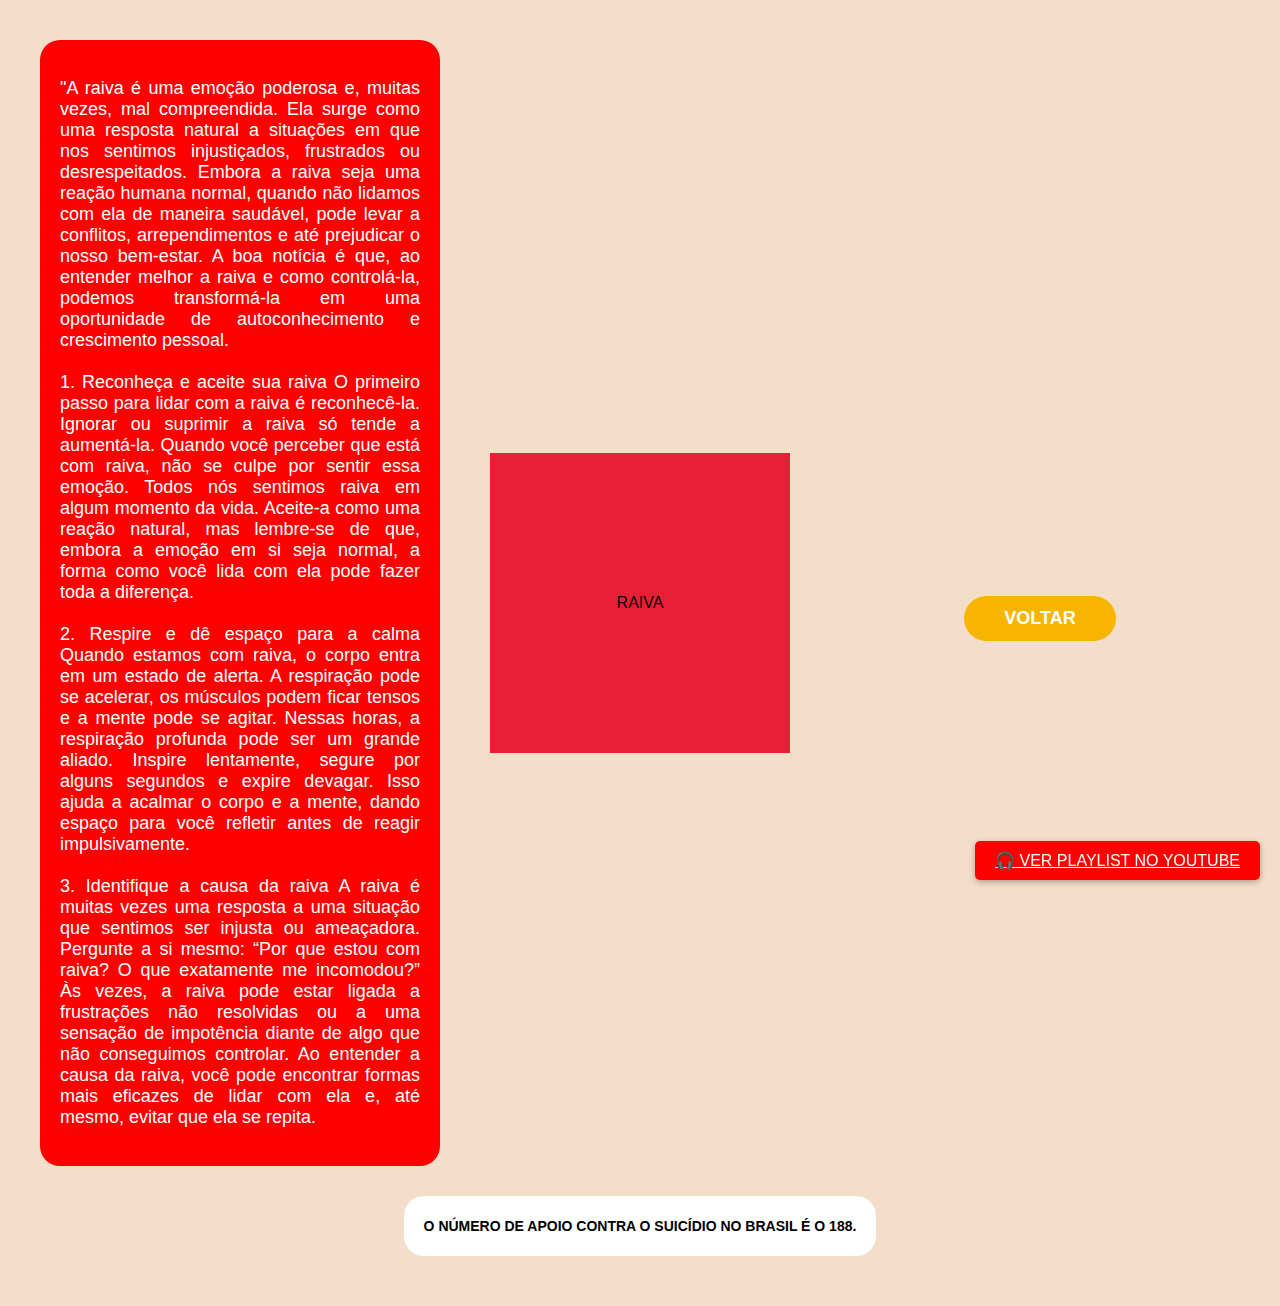
<file: rai/raiva.html>
<!DOCTYPE html>
<html lang="pt-BR">

<head>
  <meta charset="UTF-8">
  <meta name="viewport" content="width=device-width, initial-scale=1.0">
  <title>Raiva</title>
  <link rel="stylesheet" href="./raiva.css">
</head>

<body>

  <div class="container">
    <div class="mensagem">
      <p>
        "A raiva é uma emoção poderosa e, muitas vezes, mal compreendida. Ela surge como uma resposta natural a
        situações em que nos sentimos injustiçados, frustrados ou desrespeitados. Embora a raiva seja uma reação humana
        normal, quando não lidamos com ela de maneira saudável, pode levar a conflitos, arrependimentos e até prejudicar
        o nosso bem-estar. A boa notícia é que, ao entender melhor a raiva e como controlá-la, podemos transformá-la em
        uma oportunidade de autoconhecimento e crescimento pessoal.
        <br><br>
        1. Reconheça e aceite sua raiva
        O primeiro passo para lidar com a raiva é reconhecê-la. Ignorar ou suprimir a raiva só tende a aumentá-la.
        Quando você perceber que está com raiva, não se culpe por sentir essa emoção. Todos nós sentimos raiva em algum
        momento da vida. Aceite-a como uma reação natural, mas lembre-se de que, embora a emoção em si seja normal, a
        forma como você lida com ela pode fazer toda a diferença.
        <br><br>
        2. Respire e dê espaço para a calma
        Quando estamos com raiva, o corpo entra em um estado de alerta. A respiração pode se acelerar, os músculos podem
        ficar tensos e a mente pode se agitar. Nessas horas, a respiração profunda pode ser um grande aliado. Inspire
        lentamente, segure por alguns segundos e expire devagar. Isso ajuda a acalmar o corpo e a mente, dando espaço
        para você refletir antes de reagir impulsivamente.
        <br><br>
        3. Identifique a causa da raiva
        A raiva é muitas vezes uma resposta a uma situação que sentimos ser injusta ou ameaçadora. Pergunte a si mesmo:
        “Por que estou com raiva? O que exatamente me incomodou?” Às vezes, a raiva pode estar ligada a frustrações não
        resolvidas ou a uma sensação de impotência diante de algo que não conseguimos controlar. Ao entender a causa da
        raiva, você pode encontrar formas mais eficazes de lidar com ela e, até mesmo, evitar que ela se repita.
    </div>

    <div class="imagem-caixa">
      <p class="titulo-raiva">RAIVA</p>
    </div>

    <div class="botoes-direita">
      <a href="../index2.html" class="botao-voltar">VOLTAR</a>
      <a href="https://www.youtube.com/playlist?list=PLexemplo123456" target="_blank" class="botao-playlist">🎧 VER PLAYLIST NO YOUTUBE</a>
    </div>

    <div class="apoio">
      <p>O NÚMERO DE APOIO CONTRA O SUICÍDIO NO BRASIL É O 188.</p>
    </div>

  </div>

</body>

</html>
</file>
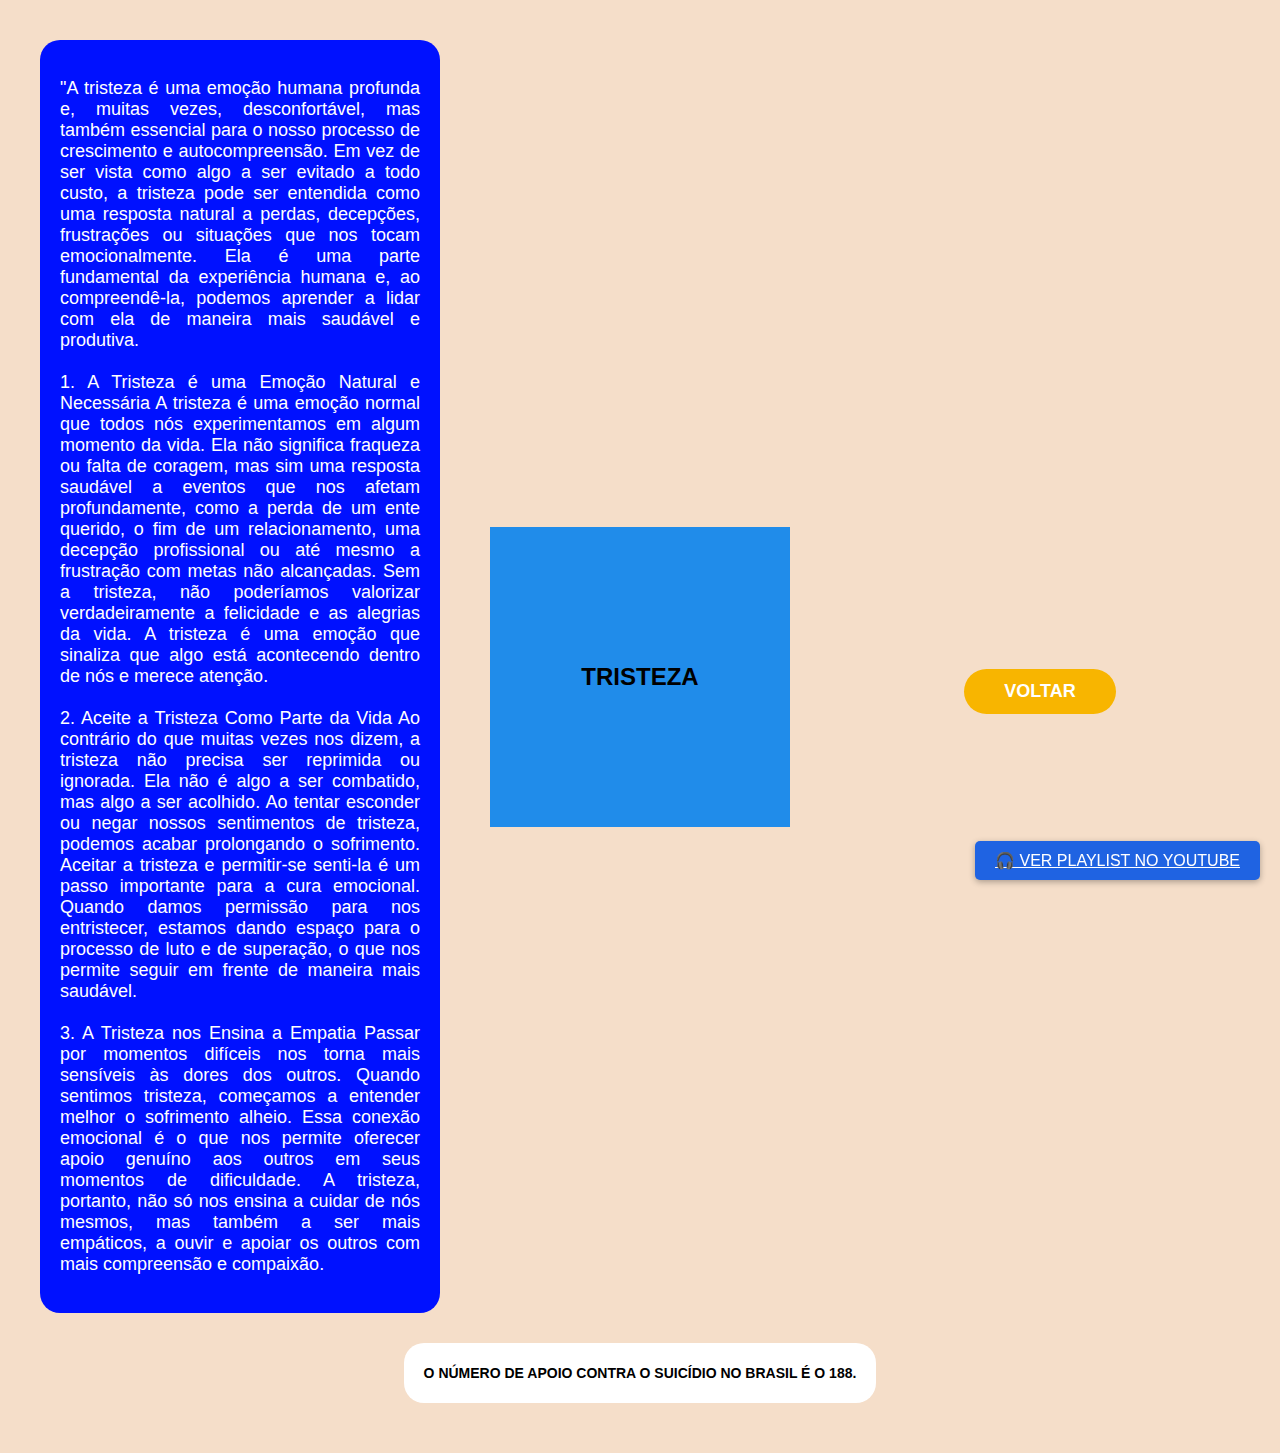
<file: tris/tristeza.html>
<!DOCTYPE html>
<html lang="pt-BR">

<head>
    <meta charset="UTF-8">
    <meta name="viewport" content="width=device-width, initial-scale=1.0">
    <title>Tristeza</title>
    <link rel="stylesheet" href="./tristeza.css">
</head>

<body>

    <div class="container">
        <div class="mensagem">
            <p>
                "A tristeza é uma emoção humana profunda e, muitas vezes, desconfortável, mas também essencial para o
                nosso processo de crescimento e autocompreensão. Em vez de ser vista como algo a ser evitado a todo
                custo, a tristeza pode ser entendida como uma resposta natural a perdas, decepções, frustrações ou
                situações que nos tocam emocionalmente. Ela é uma parte fundamental da experiência humana e, ao
                compreendê-la, podemos aprender a lidar com ela de maneira mais saudável e produtiva.

                <br><br>
                1. A Tristeza é uma Emoção Natural e Necessária
                A tristeza é uma emoção normal que todos nós experimentamos em algum momento da vida. Ela não significa
                fraqueza ou falta de coragem, mas sim uma resposta saudável a eventos que nos afetam profundamente, como
                a perda de um ente querido, o fim de um relacionamento, uma decepção profissional ou até mesmo a
                frustração com metas não alcançadas. Sem a tristeza, não poderíamos valorizar verdadeiramente a
                felicidade e as alegrias da vida. A tristeza é uma emoção que sinaliza que algo está acontecendo dentro
                de nós e merece atenção.


                <br><br>
                2. Aceite a Tristeza Como Parte da Vida
                Ao contrário do que muitas vezes nos dizem, a tristeza não precisa ser reprimida ou ignorada. Ela não é
                algo a ser combatido, mas algo a ser acolhido. Ao tentar esconder ou negar nossos sentimentos de
                tristeza, podemos acabar prolongando o sofrimento. Aceitar a tristeza e permitir-se senti-la é um passo
                importante para a cura emocional. Quando damos permissão para nos entristecer, estamos dando espaço para
                o processo de luto e de superação, o que nos permite seguir em frente de maneira mais saudável.


                <br><br>
                3. A Tristeza nos Ensina a Empatia
                Passar por momentos difíceis nos torna mais sensíveis às dores dos outros. Quando sentimos tristeza,
                começamos a entender melhor o sofrimento alheio. Essa conexão emocional é o que nos permite oferecer
                apoio genuíno aos outros em seus momentos de dificuldade. A tristeza, portanto, não só nos ensina a
                cuidar de nós mesmos, mas também a ser mais empáticos, a ouvir e apoiar os outros com mais compreensão e
                compaixão.
        </div>

        <div class="imagem-caixa">
            <p class="titulo-tristeza">TRISTEZA</p>
        </div>

        <div class="botoes-direita">
            <a href="../index2.html" class="botao-voltar">VOLTAR</a>
            <a href="https://www.youtube.com/playlist?list=PLexemplo123456" target="_blank" class="botao-playlist">🎧 VER PLAYLIST NO YOUTUBE</a>
          </div>

        <div class="apoio">
            <p>O NÚMERO DE APOIO CONTRA O SUICÍDIO NO BRASIL É O 188.</p>
        </div>

    </div>

</body>

</html>
</file>
<file: style.css>
body {
    margin: 0;
    font-family: 'Gill Sans', 'Gill Sans MT', Calibri, 'Trebuchet MS', sans-serif;
    background: #F5F5F5;
    display: flex;
    justify-content: center;
    align-items: center;
    height: 100vh;
}

.lousa {
    background: #d54a8fd8;
    border: 10px solid #1D1D1B;
    border-radius: 30px;
    box-shadow: 0 8px 20px rgba(0, 0, 0, 0.2);
    width: 90%;
    max-width: 1000px;
    height: 600px;
    position: relative;
}

.cabecalho {
    background: #d469bd;
    color: white;
    padding: 20px;
    border-top-left-radius: 20px;
    border-top-right-radius: 20px;
    text-align: center;
    font-size: 24px;
}

.conteudo {
    padding: 30px;
    height: calc(100% - 100px);
    display: flex;
    flex-direction: column;
    justify-content: center;
    align-items: center;
}

.botao-iniciar {
    padding: 15px 30px;
    font-size: 20px;
    font-weight: bold;
    background-color: #ff0051;
    color: white;
    border: none;
    border-radius: 10px;
    cursor: pointer;
    transition: background-color 0.3s ease;
    display: block;
    margin: 0 auto;
    margin-bottom: 150%;
}

a {
    text-decoration: none;
}

.botao-iniciar:hover {
    background-color: #ff76bf;
}

.rodape {
    position: absolute;
    bottom: 0;
    width: 97%;
    padding: 15px;
    background: #E0E0E0;
    border-bottom-left-radius: 20px;
    border-bottom-right-radius: 20px;
    text-align: center;
    font-size: 14px;
    color: #555;
}

.imagem {
    width: 100%;
    height: auto;
    display: block;
    margin-bottom: 10px;
    margin-top: -40px;

}

.fundo-colorido {
    background-color: #f1dca7;
}
</file>
<file: style2.css>
body {
    font-family: Arial, sans-serif;
    background-color: #fddfc4;
    margin: 0;
    padding: 0;
  }
  
  .container {
    display: grid;
    grid-template-columns: 1fr 1fr;
    height: 100vh;
  }
  
  .left {
    padding: 40px;
    display: flex;
    flex-direction: column;
    justify-content: center;
    align-items: center;
  }
  
  .left p {
    margin-top: 32.5%;
  }
  
  .left h1 {
    color: #e53935;
    font-size: 48px;
    margin-bottom: 40px;
  }
  
  .left p {
    background-color: #ff5252;
    color: white;
    padding: 16px;
    font-weight: bold;
    font-size: 20px;
    width: fit-content;
  }
  
  .left small {
    margin-top: auto;
    background-color: white;
    padding: 10px 16px;
    border-radius: 20px;
    font-weight: bold;
    width: fit-content;
  }
  
  .right {
    display: grid;
    grid-template-columns: repeat(3, 1fr);
    grid-template-rows: repeat(3, 1fr);
  }
  
  .emotion {
    display: flex;
    align-items: center;
    justify-content: center;
    flex-direction: column;
    cursor: pointer;
    color: white;
    text-decoration: none;
    font-weight: bold;
    font-size: 16px;
  }
  
  .emotion img {
    width: 100px;
    height: 100px;
    object-fit: contain;
    margin-bottom: 10px;
  }
  
  .ansiedade {
    background-color: #eb5200;
    color: #000;
  }
  
  .inveja {
    background-color: #1ae8d4;
    color: #000;
  }
  
  .procrastinacao {
    background-color: #818b90;
    color: #000;
  }
  
  .frustracao {
    background-color: #028a02;
    color: #000;
  }
  
  .alegria {
    background-color: #ffe600;
    color: #000;
  }
  
  .raiva {
    background-color: #ff0000;
    color: #000;
  }
  
  .nervosismo {
    background-color: #f48fb1;
    color: #000;
  }
  
  .tristeza {
    background-color: #197ac9;
    color: #000;
  }
  
  .medo {
    background-color: #752483;
    color: #000;
  }
  
  .info-extra {
    margin-top: 20px;
  }
  
  .info-extra p {
    font-weight: bold;
    margin-bottom: 10px;
  }
  
  .info-extra a {
    justify-content: center;
    align-items: center;
    display: flex;
  }
  
  .botao-info {
    display: inline-block;
    padding: 10px 20px;
    background-color: #0d6efd;
    color: white;
    text-decoration: none;
    border-radius: 20px;
    font-weight: bold;
  }
  
  .botao-info:hover {
    background-color: #084298;
  }
</file>
<file: aleg/alegria.css>
body {
    background-color: #f5dec9;
    font-family: Arial, sans-serif;
    margin: 0;
    padding: 0;
  }
  
  .container {
    display: grid;
    grid-template-columns: 1fr 1fr 1fr;
    grid-template-rows: auto 100px;
    grid-template-areas:
      "mensagem imagem botao"
      "apoio apoio apoio";
    min-height: 100vh;
    padding: 40px;
    box-sizing: border-box;
  }
  
  .mensagem {
    grid-area: mensagem;
    background-color: #ffe600;
    color: rgb(0, 0, 0);
    padding: 20px;
    border-radius: 20px;
    font-size: 18px;
    text-align: justify;
    /* REMOVER SCROLL E LIMITAÇÃO */
    height: auto;
    max-height: none;
    overflow: visible;
  }
  
  .imagem-caixa {
    grid-area: imagem;
    background-color: #eadd20;
    display: flex;
    align-items: center;
    justify-content: center;
    height: 300px;
    width: 300px;
    margin: auto;
  }
  
  .titulo-alegria {
    font-weight: bold;
    font-size: 24px;
    color: #000000;
  }
  
  .botao-voltar {
    grid-area: botao;
    align-self: center;
    justify-self: center;
    background-color: #ffc107;
    color: white;
    font-weight: bold;
    font-size: 18px;
    padding: 12px 40px;
    border-radius: 30px;
    text-decoration: none;
    text-align: center;
  }
  
  .botao-voltar:hover {
    background-color: #e0a800;
  }
  
  .apoio {
    grid-area: apoio;
    background-color: white;
    padding: 8px 20px;
    border-radius: 20px;
    font-weight: bold;
    font-size: 14px;
    text-align: center;
    justify-self: center;
    align-self: end;
    margin-bottom: 10px;
  }
  .botoes-direita {
    display: flex;
    justify-content: center;
    align-items: center;
    flex-direction: column;
    align-items: self-end;
    margin-top: 30px;
    gap: 12px;
  }
  
  .botao-voltar{
    background-color: #f8b500;
    color: #fff;
  }
  .botao-playlist {
    background-color: #f8b500;
    color: #fff;
    position: fixed;
    bottom: 20px;
    right: 20px;
    /*
  distância da borda direita */
    padding: 10px 20px;
    background-color: #007BFF;
    color: white;
    border: none;
    border-radius: 5px;
    cursor: pointer;
    box-shadow: 0 2px 6px rgba(0, 0, 0, 0.3);
  }
  
  .botao-voltar:hover {
    background-color: #d69500;
  }
  
  .botao-playlist {
    background-color: #d8b104;
    justify-content: end;
    align-items: end;
  }
  
  .botao-playlist:hover {
    background-color: #e3e64c;
  }
</file>
<file: ansie/ansiedade.css>
body {
  background-color: #f5dec9;
  font-family: Arial, sans-serif;
  margin: 0;
  padding: 0;
}

.container {
  display: grid;
  grid-template-columns: 1fr 1fr 1fr;
  grid-template-rows: auto 100px;
  grid-template-areas:
    "mensagem imagem botao"
    "apoio apoio apoio";
  min-height: 100vh;
  padding: 40px;
  box-sizing: border-box;
}

.mensagem {
  grid-area: mensagem;
  background-color: #ff3700;
  color: white;
  padding: 20px;
  border-radius: 20px;
  font-size: 18px;
  text-align: justify;
  height: auto;
  max-height: none;
  overflow: visible;
}

.imagem-caixa {
  grid-area: imagem;
  background-color: #ec521f;
  display: flex;
  align-items: center;
  justify-content: center;
  height: 300px;
  width: 300px;
  margin: auto;
}

.titulo-ansiedade {
  font-weight: bold;
  font-size: 24px;
  color: #000000;
}

.botao-voltar {
  grid-area: botao;
  align-self: center;
  justify-self: center;
  background-color: #ffc107;
  color: white;
  font-weight: bold;
  font-size: 18px;
  padding: 12px 40px;
  border-radius: 30px;
  text-decoration: none;
  text-align: center;
}

.botao-voltar:hover {
  background-color: #e0a800;
}

.apoio {
  grid-area: apoio;
  background-color: white;
  padding: 8px 20px;
  border-radius: 20px;
  font-weight: bold;
  font-size: 14px;
  text-align: center;
  justify-self: center;
  align-self: end;
  margin-bottom: 10px;
}

.botoes-direita {
  display: flex;
  justify-content: center;
  align-items: center;
  flex-direction: column;
  align-items: self-end;
  margin-top: 30px;
  gap: 12px;
}

.botao-voltar{
  background-color: #f8b500;
  color: #fff;
}
.botao-playlist {
  background-color: #f8b500;
  color: #fff;
  position: fixed;
  bottom: 20px;
  right: 20px;

  padding: 10px 20px;
  background-color: #007BFF;
  color: white;
  border: none;
  border-radius: 5px;
  cursor: pointer;
  box-shadow: 0 2px 6px rgba(0, 0, 0, 0.3);
}

.botao-voltar:hover {
  background-color: #d69500;
}

.botao-playlist {
  background-color: #ff4b2b;
  justify-content: end;
  align-items: end;
}

.botao-playlist:hover {
  background-color: #c73316;
}
</file>
<file: frust/frustacao.css>
body {
    background-color: #f5dec9;
    font-family: Arial, sans-serif;
    margin: 0;
    padding: 0;
  }
  
  .container {
    display: grid;
    grid-template-columns: 1fr 1fr 1fr;
    grid-template-rows: auto 100px;
    grid-template-areas:
      "mensagem imagem botao"
      "apoio apoio apoio";
    min-height: 100vh;
    padding: 40px;
    box-sizing: border-box;
  }
  
  .mensagem {
    grid-area: mensagem;
    background-color: #5a911d;
    color: white;
    padding: 20px;
    border-radius: 20px;
    font-size: 18px;
    text-align: justify;
    /* REMOVER SCROLL E LIMITAÇÃO */
    height: auto;
    max-height: none;
    overflow: visible;
  }
  
  .imagem-caixa {
    grid-area: imagem;
    background-color: #9ff99a;
    display: flex;
    align-items: center;
    justify-content: center;
    height: 300px;
    width: 300px;
    margin: auto;
  }
  
  .titulo-frustracao {
    font-weight: bold;
    font-size: 24px;
    color: #000000;
  }
  
  .botao-voltar {
    grid-area: botao;
    align-self: center;
    justify-self: center;
    background-color: #ffc107;
    color: white;
    font-weight: bold;
    font-size: 18px;
    padding: 12px 40px;
    border-radius: 30px;
    text-decoration: none;
    text-align: center;
  }
  
  .botao-voltar:hover {
    background-color: #e0a800;
  }
  
  .apoio {
    grid-area: apoio;
    background-color: white;
    padding: 8px 20px;
    border-radius: 20px;
    font-weight: bold;
    font-size: 14px;
    text-align: center;
    justify-self: center;
    align-self: end;
    margin-bottom: 10px;
  }
  .botoes-direita {
    display: flex;
    justify-content: center;
    align-items: center;
    flex-direction: column;
    align-items: self-end;
    margin-top: 30px;
    gap: 12px;
  }
  
  .botao-voltar{
    background-color: #f8b500;
    color: #fff;
  }
  .botao-playlist {
    background-color: #f8b500;
    color: #fff;
    position: fixed;
    bottom: 20px;
    right: 20px;
    /*
  distância da borda direita */
    padding: 10px 20px;
    background-color: #007BFF;
    color: white;
    border: none;
    border-radius: 5px;
    cursor: pointer;
    box-shadow: 0 2px 6px rgba(0, 0, 0, 0.3);
  }
  
  .botao-voltar:hover {
    background-color: #d69500;
  }
  
  .botao-playlist {
    background-color: #156b04;
    justify-content: end;
    align-items: end;
  }
  
  .botao-playlist:hover {
    background-color: #4fe729;
  }
</file>
<file: inve/inveja.css>
body {
    background-color: #f5dec9;
    font-family: Arial, sans-serif;
    margin: 0;
    padding: 0;
  }
  
  .container {
    display: grid;
    grid-template-columns: 1fr 1fr 1fr;
    grid-template-rows: auto 100px;
    grid-template-areas:
      "mensagem imagem botao"
      "apoio apoio apoio";
    min-height: 100vh;
    padding: 40px;
    box-sizing: border-box;
  }
  
  .mensagem {
    grid-area: mensagem;
    background-color: #00ffc8;
    color: rgb(0, 0, 0);
    padding: 20px;
    border-radius: 20px;
    font-size: 18px;
    text-align: justify;
    /* REMOVER SCROLL E LIMITAÇÃO */
    height: auto;
    max-height: none;
    overflow: visible;
  }
  
  .imagem-caixa {
    grid-area: imagem;
    background-color: #a7e8d9ea;
    display: flex;
    align-items: center;
    justify-content: center;
    height: 300px;
    width: 300px;
    margin: auto;
  }
  
  .titulo-inveja {
    font-weight: bold;
    font-size: 24px;
    color: #000000;
  }
  
  .botao-voltar {
    grid-area: botao;
    align-self: center;
    justify-self: center;
    background-color: #ffc107;
    color: white;
    font-weight: bold;
    font-size: 18px;
    padding: 12px 40px;
    border-radius: 30px;
    text-decoration: none;
    text-align: center;
  }
  
  .botao-voltar:hover {
    background-color: #e0a800;
  }
  
  .apoio {
    grid-area: apoio;
    background-color: white;
    padding: 8px 20px;
    border-radius: 20px;
    font-weight: bold;
    font-size: 14px;
    text-align: center;
    justify-self: center;
    align-self: end;
    margin-bottom: 10px;
  }
  
.botoes-direita {
  display: flex;
  justify-content: center;
  align-items: center;
  flex-direction: column;
  align-items: self-end;
  margin-top: 30px;
  gap: 12px;
}

.botao-voltar{
  background-color: #f8b500;
  color: #fff;
}
.botao-playlist {
  background-color: #f8b500;
  color: #fff;
  position: fixed;
  bottom: 20px;
  right: 20px;

  padding: 10px 20px;
  background-color: #007BFF;
  color: white;
  border: none;
  border-radius: 5px;
  cursor: pointer;
  box-shadow: 0 2px 6px rgba(0, 0, 0, 0.3);
}

.botao-voltar:hover {
  background-color: #d69500;
}

.botao-playlist {
  background-color: #49e99e;
  justify-content: end;
  align-items: end;
}

.botao-playlist:hover {
  background-color: #75e9c6;
}
</file>
<file: med/medo.css>
body {
    background-color: #f5dec9;
    font-family: Arial, sans-serif;
    margin: 0;
    padding: 0;
}

.container {
    display: grid;
    grid-template-columns: 1fr 1fr 1fr;
    grid-template-rows: auto 100px;
    grid-template-areas:
        "mensagem imagem botao"
        "apoio apoio apoio";
    min-height: 100vh;
    padding: 40px;
    box-sizing: border-box;
}

.mensagem {
    grid-area: mensagem;
    background-color: #9000ff;
    color: rgb(255, 255, 255);
    padding: 20px;
    border-radius: 20px;
    font-size: 18px;
    text-align: justify;
    /* REMOVER SCROLL E LIMITAÇÃO */
    height: auto;
    max-height: none;
    overflow: visible;
}

.imagem-caixa {
    grid-area: imagem;
    background-color: #a15fe2;
    display: flex;
    align-items: center;
    justify-content: center;
    height: 300px;
    width: 300px;
    margin: auto;
}

.titulo-medo {
    font-weight: bold;
    font-size: 24px;
    color: #000000;
}

.botao-voltar {
    grid-area: botao;
    align-self: center;
    justify-self: center;
    background-color: #ffc107;
    color: white;
    font-weight: bold;
    font-size: 18px;
    padding: 12px 40px;
    border-radius: 30px;
    text-decoration: none;
    text-align: center;
}

.botao-voltar:hover {
    background-color: #e0a800;
}

.apoio {
    grid-area: apoio;
    background-color: white;
    padding: 8px 20px;
    border-radius: 20px;
    font-weight: bold;
    font-size: 14px;
    text-align: center;
    justify-self: center;
    align-self: end;
    margin-bottom: 10px;
}

.botoes-direita {
    display: flex;
    justify-content: center;
    align-items: center;
    flex-direction: column;
    align-items: self-end;
    margin-top: 30px;
    gap: 12px;
  }
  
  .botao-voltar{
    background-color: #f8b500;
    color: #fff;
  }
  .botao-playlist {
    background-color: #f8b500;
    color: #fff;
    position: fixed;
    bottom: 20px;
    right: 20px;
  
    padding: 10px 20px;
    background-color: #007BFF;
    color: white;
    border: none;
    border-radius: 5px;
    cursor: pointer;
    box-shadow: 0 2px 6px rgba(0, 0, 0, 0.3);
  }
  
  .botao-voltar:hover {
    background-color: #d69500;
  }
  
  .botao-playlist {
    background-color: #670ae0;
    justify-content: end;
    align-items: end;
  }
  
  .botao-playlist:hover {
    background-color: #b14fdf;
  }
</file>
<file: nervo/nervosismo.css>
body {
    background-color: #f5dec9;
    font-family: Arial, sans-serif;
    margin: 0;
    padding: 0;
  }
  
  .container {
    display: grid;
    grid-template-columns: 1fr 1fr 1fr;
    grid-template-rows: auto 100px;
    grid-template-areas:
      "mensagem imagem botao"
      "apoio apoio apoio";
    min-height: 100vh;
    padding: 40px;
    box-sizing: border-box;
  }
  
  .mensagem {
    grid-area: mensagem;
    background-color: #d93ee4;
    color: white;
    padding: 20px;
    border-radius: 20px;
    font-size: 18px;
    text-align: justify;
    height: auto;
    max-height: none;
    overflow: visible;
  }
  
  .imagem-caixa {
    grid-area: imagem;
    background-color: #ea88e7ea;
    display: flex;
    align-items: center;
    justify-content: center;
    height: 300px;
    width: 300px;
    margin: auto;
  }
  
  .titulo-nervosismo {
    font-weight: bold;
    font-size: 24px;
    color: #000000;
  }
  
  .botao-voltar {
    grid-area: botao;
    align-self: center;
    justify-self: center;
    background-color: #ffc107;
    color: white;
    font-weight: bold;
    font-size: 18px;
    padding: 12px 40px;
    border-radius: 30px;
    text-decoration: none;
    text-align: center;
  }
  
  .botao-voltar:hover {
    background-color: #e0a800;
  }
  
  .apoio {
    grid-area: apoio;
    background-color: white;
    padding: 8px 20px;
    border-radius: 20px;
    font-weight: bold;
    font-size: 14px;
    text-align: center;
    justify-self: center;
    align-self: end;
    margin-bottom: 10px;
  }
  
.botoes-direita {
  display: flex;
  justify-content: center;
  align-items: center;
  flex-direction: column;
  align-items: self-end;
  margin-top: 30px;
  gap: 12px;
}

.botao-voltar{
  background-color: #f8b500;
  color: #fff;
}
.botao-playlist {
  background-color: #f8b500;
  color: #fff;
  position: fixed;
  bottom: 20px;
  right: 20px;

  padding: 10px 20px;
  background-color: #007BFF;
  color: white;
  border: none;
  border-radius: 5px;
  cursor: pointer;
  box-shadow: 0 2px 6px rgba(0, 0, 0, 0.3);
}

.botao-voltar:hover {
  background-color: #d69500;
}

.botao-playlist {
  background-color: #bb009c;
  justify-content: end;
  align-items: end;
}

.botao-playlist:hover {
  background-color: #f063e4;
}
</file>
<file: procas/procastinacao.css>
body {
    background-color: #f5dec9;
    font-family: Arial, sans-serif;
    margin: 0;
    padding: 0;
  }
  
  .container {
    display: grid;
    grid-template-columns: 1fr 1fr 1fr;
    grid-template-rows: auto 100px;
    grid-template-areas:
      "mensagem imagem botao"
      "apoio apoio apoio";
    min-height: 100vh;
    padding: 40px;
    box-sizing: border-box;
  }
  
  .mensagem {
    grid-area: mensagem;
    background-color: #434141;
    color: rgb(255, 253, 253);
    padding: 20px;
    border-radius: 20px;
    font-size: 18px;
    text-align: justify;
    /* REMOVER SCROLL E LIMITAÇÃO */
    height: auto;
    max-height: none;
    overflow: visible;
  }
  
  .imagem-caixa {
    grid-area: imagem;
    background-color: #7d7979;
    display: flex;
    align-items: center;
    justify-content: center;
    height: 300px;
    width: 300px;
    margin: auto;
  }
  
  .titulo-procastinação {
    font-weight: bold;
    font-size: 24px;
    color: #000000;
  }
  
  .botao-voltar {
    grid-area: botao;
    align-self: center;
    justify-self: center;
    background-color: #ffc107;
    color: white;
    font-weight: bold;
    font-size: 18px;
    padding: 12px 40px;
    border-radius: 30px;
    text-decoration: none;
    text-align: center;
  }
  
  .botao-voltar:hover {
    background-color: #e0a800;
  }
  
  .apoio {
    grid-area: apoio;
    background-color: white;
    padding: 8px 20px;
    border-radius: 20px;
    font-weight: bold;
    font-size: 14px;
    text-align: center;
    justify-self: center;
    align-self: end;
    margin-bottom: 10px;
  }
  
.botoes-direita {
  display: flex;
  justify-content: center;
  align-items: center;
  flex-direction: column;
  align-items: self-end;
  margin-top: 30px;
  gap: 12px;
}

.botao-voltar{
  background-color: #f8b500;
  color: #fff;
}
.botao-playlist {
  background-color: #f8b500;
  color: #fff;
  position: fixed;
  bottom: 20px;
  right: 20px;

  padding: 10px 20px;
  background-color: #007BFF;
  color: white;
  border: none;
  border-radius: 5px;
  cursor: pointer;
  box-shadow: 0 2px 6px rgba(0, 0, 0, 0.3);
}

.botao-voltar:hover {
  background-color: #d69500;
}

.botao-playlist {
  background-color: #493737;
  justify-content: end;
  align-items: end;
}

.botao-playlist:hover {
  background-color: #a7a1a0;
}
</file>
<file: rai/raiva.css>
body {
    background-color: #f5dec9;
    font-family: Arial, sans-serif;
    margin: 0;
    padding: 0;
  }
  
  .container {
    display: grid;
    grid-template-columns: 1fr 1fr 1fr;
    grid-template-rows: auto 100px;
    grid-template-areas:
      "mensagem imagem botao"
      "apoio apoio apoio";
    min-height: 100vh;
    padding: 40px;
    box-sizing: border-box;
  }
  
  .mensagem {
    grid-area: mensagem;
    background-color: #ff0000;
    color: white;
    padding: 20px;
    border-radius: 20px;
    font-size: 18px;
    text-align: justify;
    /* REMOVER SCROLL E LIMITAÇÃO */
    height: auto;
    max-height: none;
    overflow: visible;
  }
  
  .imagem-caixa {
    grid-area: imagem;
    background-color: #e70e27ea;
    display: flex;
    align-items: center;
    justify-content: center;
    height: 300px;
    width: 300px;
    margin: auto;
  }
  
  .titulo-nervosismo {
    font-weight: bold;
    font-size: 24px;
    color: #000000;
  }
  
  .botao-voltar {
    grid-area: botao;
    align-self: center;
    justify-self: center;
    background-color: #ffc107;
    color: white;
    font-weight: bold;
    font-size: 18px;
    padding: 12px 40px;
    border-radius: 30px;
    text-decoration: none;
    text-align: center;
  }
  
  .botao-voltar:hover {
    background-color: #e0a800;
  }
  
  .apoio {
    grid-area: apoio;
    background-color: white;
    padding: 8px 20px;
    border-radius: 20px;
    font-weight: bold;
    font-size: 14px;
    text-align: center;
    justify-self: center;
    align-self: end;
    margin-bottom: 10px;
  }
  
.botoes-direita {
  display: flex;
  justify-content: center;
  align-items: center;
  flex-direction: column;
  align-items: self-end;
  margin-top: 30px;
  gap: 12px;
}

.botao-voltar{
  background-color: #f8b500;
  color: #fff;
}
.botao-playlist {
  background-color: #f8b500;
  color: #fff;
  position: fixed;
  bottom: 20px;
  right: 20px;

  padding: 10px 20px;
  background-color: #007BFF;
  color: white;
  border: none;
  border-radius: 5px;
  cursor: pointer;
  box-shadow: 0 2px 6px rgba(0, 0, 0, 0.3);
}

.botao-voltar:hover {
  background-color: #d69500;
}

.botao-playlist {
  background-color: #ff0000;
  justify-content: end;
  align-items: end;
}

.botao-playlist:hover {
  background-color: #ac2e2e;
}
</file>
<file: tris/tristeza.css>
body {
    background-color: #f5dec9;
    font-family: Arial, sans-serif;
    margin: 0;
    padding: 0;
}

.container {
    display: grid;
    grid-template-columns: 1fr 1fr 1fr;
    grid-template-rows: auto 100px;
    grid-template-areas:
        "mensagem imagem botao"
        "apoio apoio apoio";
    min-height: 100vh;
    padding: 40px;
    box-sizing: border-box;
}

.mensagem {
    grid-area: mensagem;
    background-color: #0011ff;
    color: rgb(255, 255, 255);
    padding: 20px;
    border-radius: 20px;
    font-size: 18px;
    text-align: justify;
    /* REMOVER SCROLL E LIMITAÇÃO */
    height: auto;
    max-height: none;
    overflow: visible;
}

.imagem-caixa {
    grid-area: imagem;
    background-color: #208cea;
    display: flex;
    align-items: center;
    justify-content: center;
    height: 300px;
    width: 300px;
    margin: auto;
}

.titulo-tristeza {
    font-weight: bold;
    font-size: 24px;
    color: #000000;
}

.botao-voltar {
    grid-area: botao;
    align-self: center;
    justify-self: center;
    background-color: #ffc107;
    color: white;
    font-weight: bold;
    font-size: 18px;
    padding: 12px 40px;
    border-radius: 30px;
    text-decoration: none;
    text-align: center;
}

.botao-voltar:hover {
    background-color: #e0a800;
}

.apoio {
    grid-area: apoio;
    background-color: white;
    padding: 8px 20px;
    border-radius: 20px;
    font-weight: bold;
    font-size: 14px;
    text-align: center;
    justify-self: center;
    align-self: end;
    margin-bottom: 10px;
}

.botoes-direita {
    display: flex;
    justify-content: center;
    align-items: center;
    flex-direction: column;
    align-items: self-end;
    margin-top: 30px;
    gap: 12px;
  }
  
  .botao-voltar{
    background-color: #f8b500;
    color: #fff;
  }
  .botao-playlist {
    background-color: #f8b500;
    color: #fff;
    position: fixed;
    bottom: 20px;
    right: 20px;
  
    padding: 10px 20px;
    background-color: #007BFF;
    color: white;
    border: none;
    border-radius: 5px;
    cursor: pointer;
    box-shadow: 0 2px 6px rgba(0, 0, 0, 0.3);
  }
  
  .botao-voltar:hover {
    background-color: #d69500;
  }
  
  .botao-playlist {
    background-color: #1f63e2;
    justify-content: end;
    align-items: end;
  }
  
  .botao-playlist:hover {
    background-color: #848fec;
  }
</file>
<file: apoio.css>
/* Reset básico */
* {
    margin: 0;
    padding: 0;
    box-sizing: border-box;
  }
  
  body {
    font-family: 'Segoe UI', Tahoma, Geneva, Verdana, sans-serif;
    background: linear-gradient(to right, #f7f9fc, #eef2f7);
    color: #333;
    line-height: 1.6;
  }
  
  /* Container principal */
  .container {
    display: flex;
    flex-wrap: wrap;
    justify-content: space-between;
    gap: 30px;
    max-width: 1200px;
    margin: 40px auto;
    padding: 20px;
    background-color: #ffffff;
    border-radius: 16px;
    box-shadow: 0 8px 24px rgba(0, 0, 0, 0.08);
  }
  
  /* Coluna esquerda */
  .left {
    flex: 1;
    min-width: 300px;
  }
  
  .left h1 {
    font-size: 2.8rem;
    color: #2c3e50;
    margin-bottom: 10px;
  }
  
  .left p {
    font-size: 1.2rem;
    margin-bottom: 10px;
    color: #555;
  }
  
  .left small {
    display: block;
    margin-top: 10px;
    font-weight: bold;
    color: #e74c3c;
  }
  
  /* Links de apoio */
  .info-extra {
    margin-top: 20px;
    display: flex;
    flex-wrap: wrap;
    gap: 12px;
    align-items: center;
  }
  
  .botao-info {
    background-color: #3498db;
    color: white;
    padding: 10px 16px;
    text-decoration: none;
    border-radius: 8px;
    font-size: 15px;
    font-weight: bold;
    transition: background-color 0.3s ease, transform 0.2s ease;
  }
  
  .botao-info:hover {
    background-color: #2a7bbf;
    transform: scale(1.05);
  }
  
  /* Coluna direita com emoções */
  .right {
    flex: 1;
    min-width: 300px;
    display: flex;
    flex-direction: column;
    gap: 12px;
  }
  
  .emotion {
    padding: 14px 20px;
    background-color: #f0f4f8;
    border-left: 6px solid #3498db;
    text-decoration: none;
    color: #2c3e50;
    font-weight: bold;
    border-radius: 10px;
    box-shadow: 0 2px 6px rgba(0, 0, 0, 0.05);
    transition: background-color 0.3s ease, transform 0.2s ease;
  }
  
  .emotion:hover {
    background-color: #e2ebf4;
    transform: translateX(4px);
  }
  
  /* Página apoios.html - lista de links */
  .link-list {
    list-style: none;
    padding: 0;
    margin: 20px 0;
  }
  
  .link-list li {
    margin-bottom: 12px;
  }
  
  .link-list a {
    color: #2980b9;
    font-weight: bold;
    text-decoration: none;
    transition: color 0.3s ease;
  }
  
  .link-list a:hover {
    color: #1c5d88;
    text-decoration: underline;
  }
  
  /* Responsivo */
  @media (max-width: 768px) {
    .container {
      flex-direction: column;
      padding: 20px;
    }
  
    .left, .right {
      width: 100%;
    }
  
    .botao-info {
      width: 100%;
      text-align: center;
    }
  }
</file>
